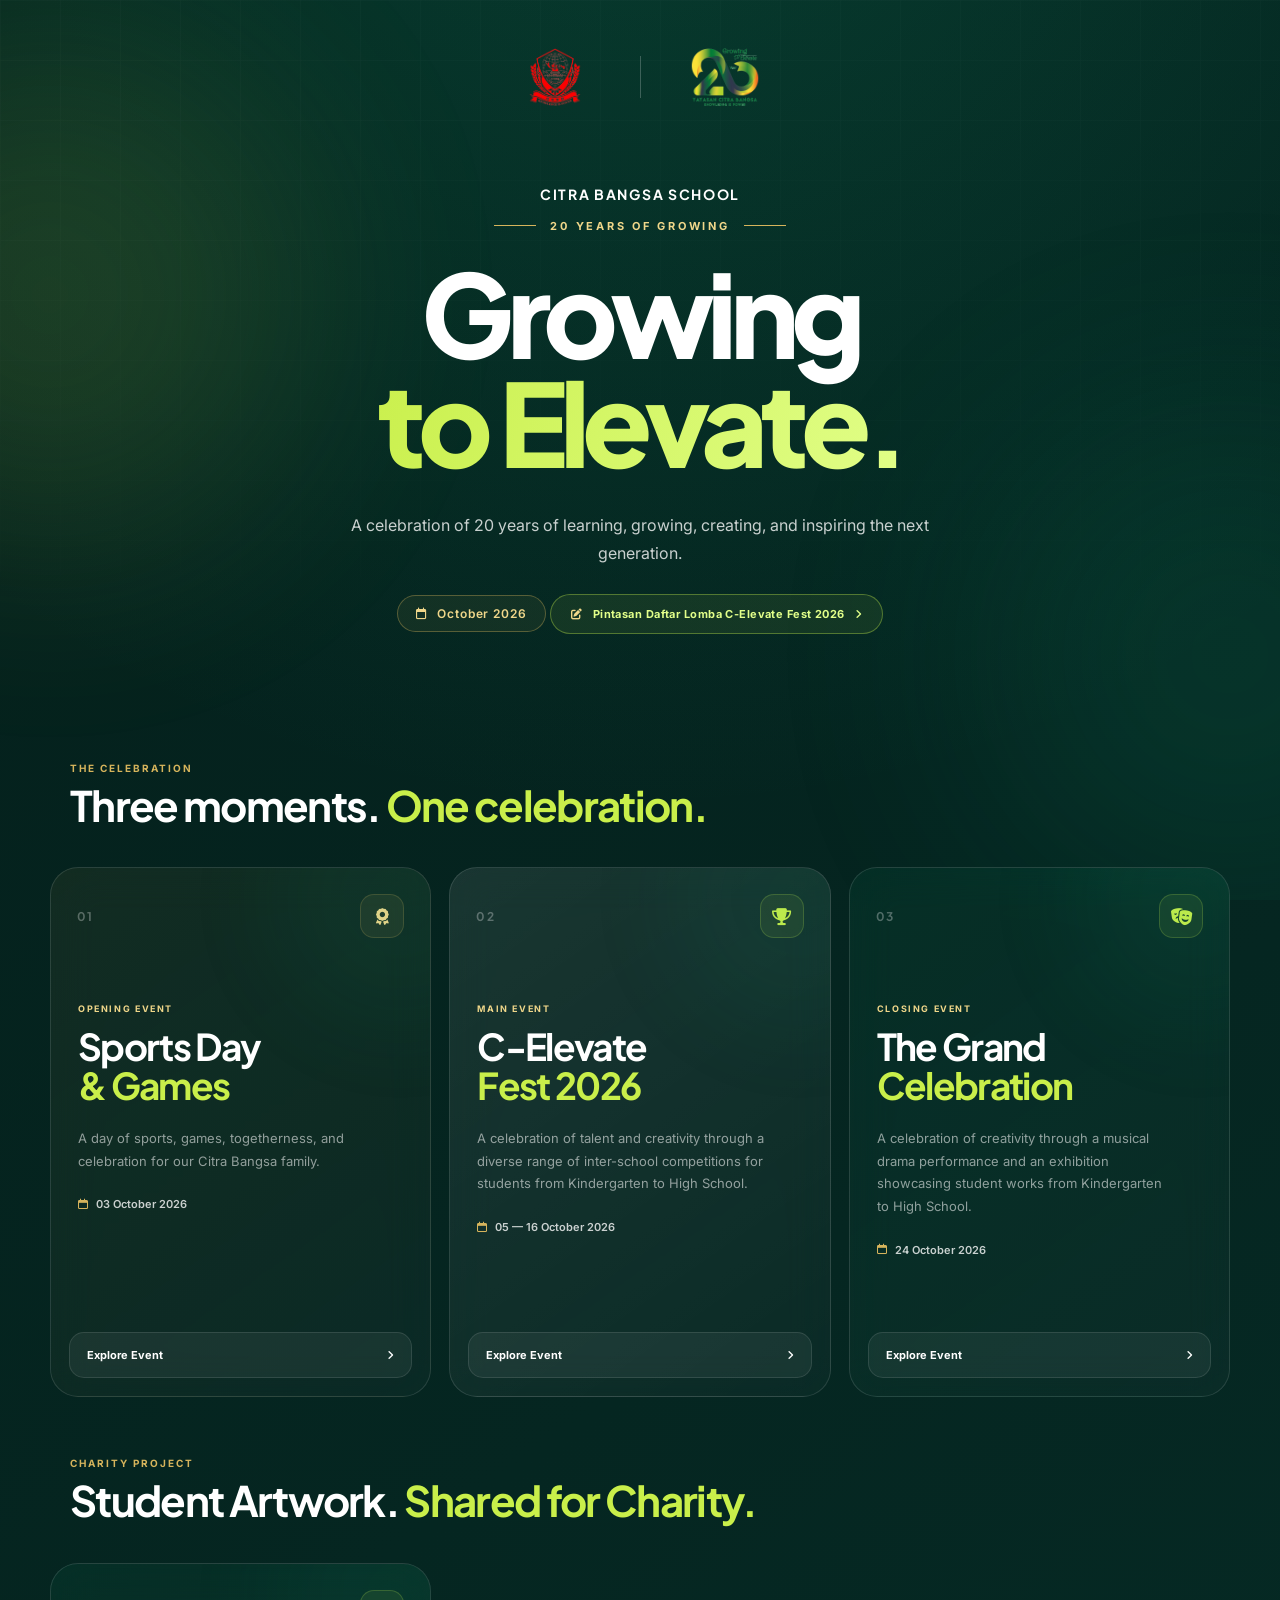
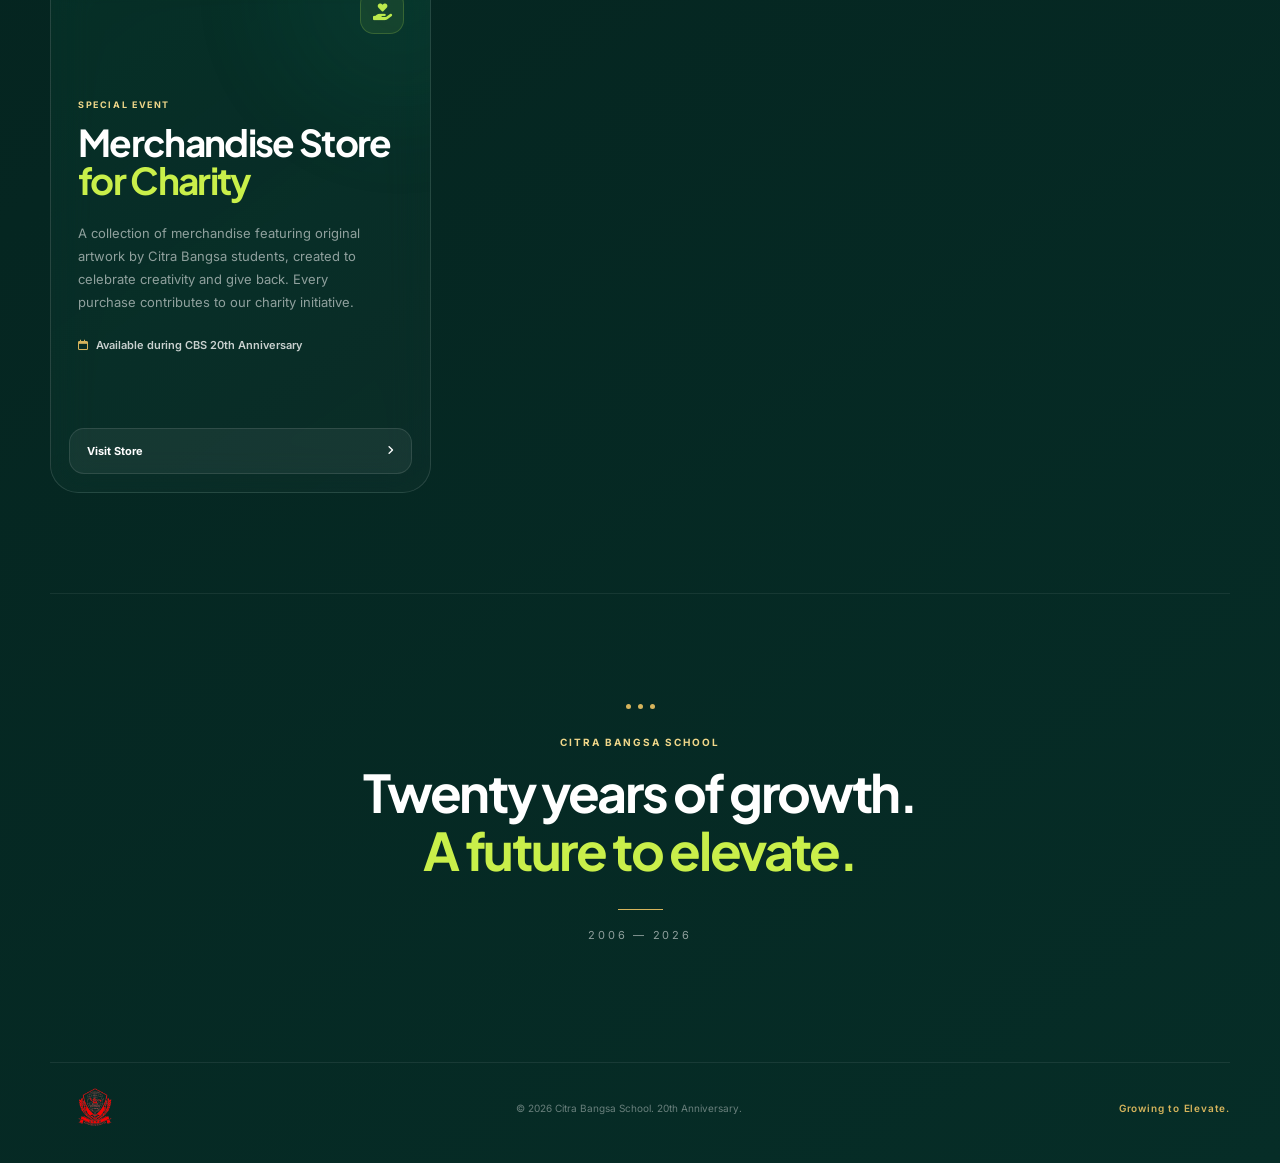
<file: index.html>
<!doctype html>
<html lang="id">
  <head>
    <meta charset="UTF-8" />
    <meta name="viewport" content="width=device-width, initial-scale=1.0" />

    <title>Citra Bangsa 20th Anniversary</title>
    <link rel="icon" type="image/jpeg" href="assets/logo 20 anniv cbs.jpeg" />

    <meta name="description" content="Citra Bangsa School 20th Anniversary — Growing to Elevate." />

    <!-- Google Fonts -->
    <link rel="preconnect" href="https://fonts.googleapis.com" />
    <link rel="preconnect" href="https://fonts.gstatic.com" crossorigin />
    <link href="https://fonts.googleapis.com/css2?family=Inter:wght@400;500;600;700&family=Plus+Jakarta+Sans:wght@400;500;600;700;800&display=swap" rel="stylesheet" />

    <!-- Font Awesome -->
    <link rel="stylesheet" href="https://cdnjs.cloudflare.com/ajax/libs/font-awesome/6.7.2/css/all.min.css" />

    <!-- Main CSS -->
    <link rel="stylesheet" href="style.css" />
  </head>

  <body>
    <!-- Background Effects -->
    <div class="background-effects">
      <div class="glow glow-one"></div>
      <div class="glow glow-two"></div>
      <div class="grid-overlay"></div>
    </div>

    <!-- MAIN -->
    <main class="main-container">
      <!-- BRAND -->
      <header class="brand-header reveal">
        <div class="brand-logos">
          <img src="assets/logo cbs.png" alt="Citra Bangsa School" class="logo-cbs" />

          <div class="brand-divider"></div>

          <img src="assets/logo 20 anniv cbs.jpeg" alt="Citra Bangsa 20th Anniversary" class="logo-anniversary" />
        </div>
      </header>

      <!-- HERO -->
      <section class="hero-section">
        <div class="hero-content reveal">
          <div class="hero-school">Citra Bangsa School</div>
          <div class="anniversary-label">
            <span class="label-line"></span>
            <span>20 YEARS OF GROWING</span>
            <span class="label-line"></span>
          </div>

          <h1>
            Growing
            <span>to Elevate.</span>
          </h1>

          <p class="hero-description">A celebration of 20 years of learning, growing, creating, and inspiring the next generation.</p>

          <div class="hero-date">
            <i class="fa-regular fa-calendar"></i>
            <span>October 2026</span>
          </div>
          <a href="/c-elevatefest2026/" class="quick-register-button">
            <i class="fa-solid fa-pen-to-square"></i>
            <span>Pintasan Daftar Lomba C-Elevate Fest 2026</span>
            <i class="fa-solid fa-angle-right"></i>
          </a>
        </div>
      </section>

      <!-- EVENTS -->
      <section class="events-section">
        <div class="section-heading reveal">
          <span class="section-number"></span>

          <div>
            <p class="section-eyebrow">THE CELEBRATION</p>

            <h2>
              Three moments.
              <span>One celebration.</span>
            </h2>
          </div>
        </div>

        <div class="events-grid">
          <!-- EVENT 01 -->
          <article class="event-card event-sports reveal">
            <div class="card-top">
              <div class="event-number">01</div>

              <div class="event-icon">
                <i class="fa-solid fa-award"></i>
              </div>
            </div>

            <div class="event-content">
              <p class="event-type">OPENING EVENT</p>

              <h3>
                Sports Day
                <br />
                <span>& Games</span>
              </h3>

              <p class="event-description">A day of sports, games, togetherness, and celebration for our Citra Bangsa family.</p>

              <div class="event-meta">
                <i class="fa-regular fa-calendar"></i>
                <span>03 October 2026</span>
              </div>
            </div>

            <a href="/sports-day-games/" class="event-button">
              <span>Explore Event</span>
              <i class="fa-solid fa-angle-right"></i>
            </a>
          </article>

          <!-- EVENT 02 -->
          <article class="event-card event-elevate reveal">
            <div class="card-top">
              <div class="event-number">02</div>

              <div class="event-icon">
                <i class="fa-solid fa-trophy"></i>
              </div>
            </div>

            <div class="event-content">
              <p class="event-type">MAIN EVENT</p>

              <h3>
                C-Elevate
                <br />
                <span>Fest 2026</span>
              </h3>

              <p class="event-description">A celebration of talent and creativity through a diverse range of inter-school competitions for students from Kindergarten to High School.</p>

              <div class="event-meta">
                <i class="fa-regular fa-calendar"></i>
                <span>05 — 16 October 2026</span>
              </div>
            </div>

            <a href="/c-elevatefest2026/" class="event-button">
              <span>Explore Event</span>
              <i class="fa-solid fa-angle-right"></i>
            </a>
          </article>

          <!-- EVENT 03 -->
          <article class="event-card event-closing reveal">
            <div class="card-top">
              <div class="event-number">03</div>

              <div class="event-icon">
                <i class="fa-solid fa-masks-theater"></i>
              </div>
            </div>

            <div class="event-content">
              <p class="event-type">CLOSING EVENT</p>

              <h3>
                The Grand
                <br />
                <span>Celebration</span>
              </h3>

              <p class="event-description">A celebration of creativity through a musical drama performance and an exhibition showcasing student works from Kindergarten to High School.</p>

              <div class="event-meta">
                <i class="fa-regular fa-calendar"></i>
                <span>24 October 2026</span>
              </div>
            </div>

            <a href="/closing/" class="event-button">
              <span>Explore Event</span>
              <i class="fa-solid fa-angle-right"></i>
            </a>
          </article>
        </div>
        <br />
        <br />
        <br />

        <div class="section-heading reveal">
          <span class="section-number"></span>

          <div>
            <p class="section-eyebrow">CHARITY PROJECT</p>

            <h2>
              Student Artwork.
              <span>Shared for Charity.</span>
            </h2>
          </div>
        </div>
        <div class="events-grid">
          <!-- EVENT 04 -->
          <article class="event-card event-closing reveal">
            <div class="card-top">
              <div class="event-number"></div>

              <div class="event-icon">
                <i class="fa-solid fa-hand-holding-heart"></i>
              </div>
            </div>

            <div class="event-content">
              <p class="event-type">SPECIAL EVENT</p>

              <h3>
                Merchandise Store
                <br />
                <span>for Charity</span>
              </h3>

              <p class="event-description">A collection of merchandise featuring original artwork by Citra Bangsa students, created to celebrate creativity and give back. Every purchase contributes to our charity initiative.</p>

              <div class="event-meta">
                <i class="fa-regular fa-calendar"></i>
                <span>Available during CBS 20th Anniversary</span>
              </div>
            </div>

            <a href="/CBS_Charity_Store/" class="event-button">
              <span>Visit Store</span>
              <i class="fa-solid fa-angle-right"></i>
            </a>
          </article>
        </div>
      </section>

      <!-- CLOSING MESSAGE -->
      <section class="closing-section reveal">
        <div class="closing-decoration">
          <span></span>
          <span></span>
          <span></span>
        </div>

        <p class="closing-small">Citra Bangsa School</p>

        <h2>
          Twenty years of growth.
          <br />
          <span>A future to elevate.</span>
        </h2>

        <div class="closing-line"></div>

        <p class="closing-year">2006 — 2026</p>
      </section>

      <!-- FOOTER -->
      <footer class="footer">
        <div class="footer-brand">
          <img src="assets/logo cbs.png" alt="Citra Bangsa School" />
        </div>

        <p>© 2026 Citra Bangsa School. 20th Anniversary.</p>

        <p class="footer-tagline">Growing to Elevate.</p>
      </footer>
    </main>

    <!-- Main JS -->
    <script src="script.js"></script>
  </body>
</html>
</file>
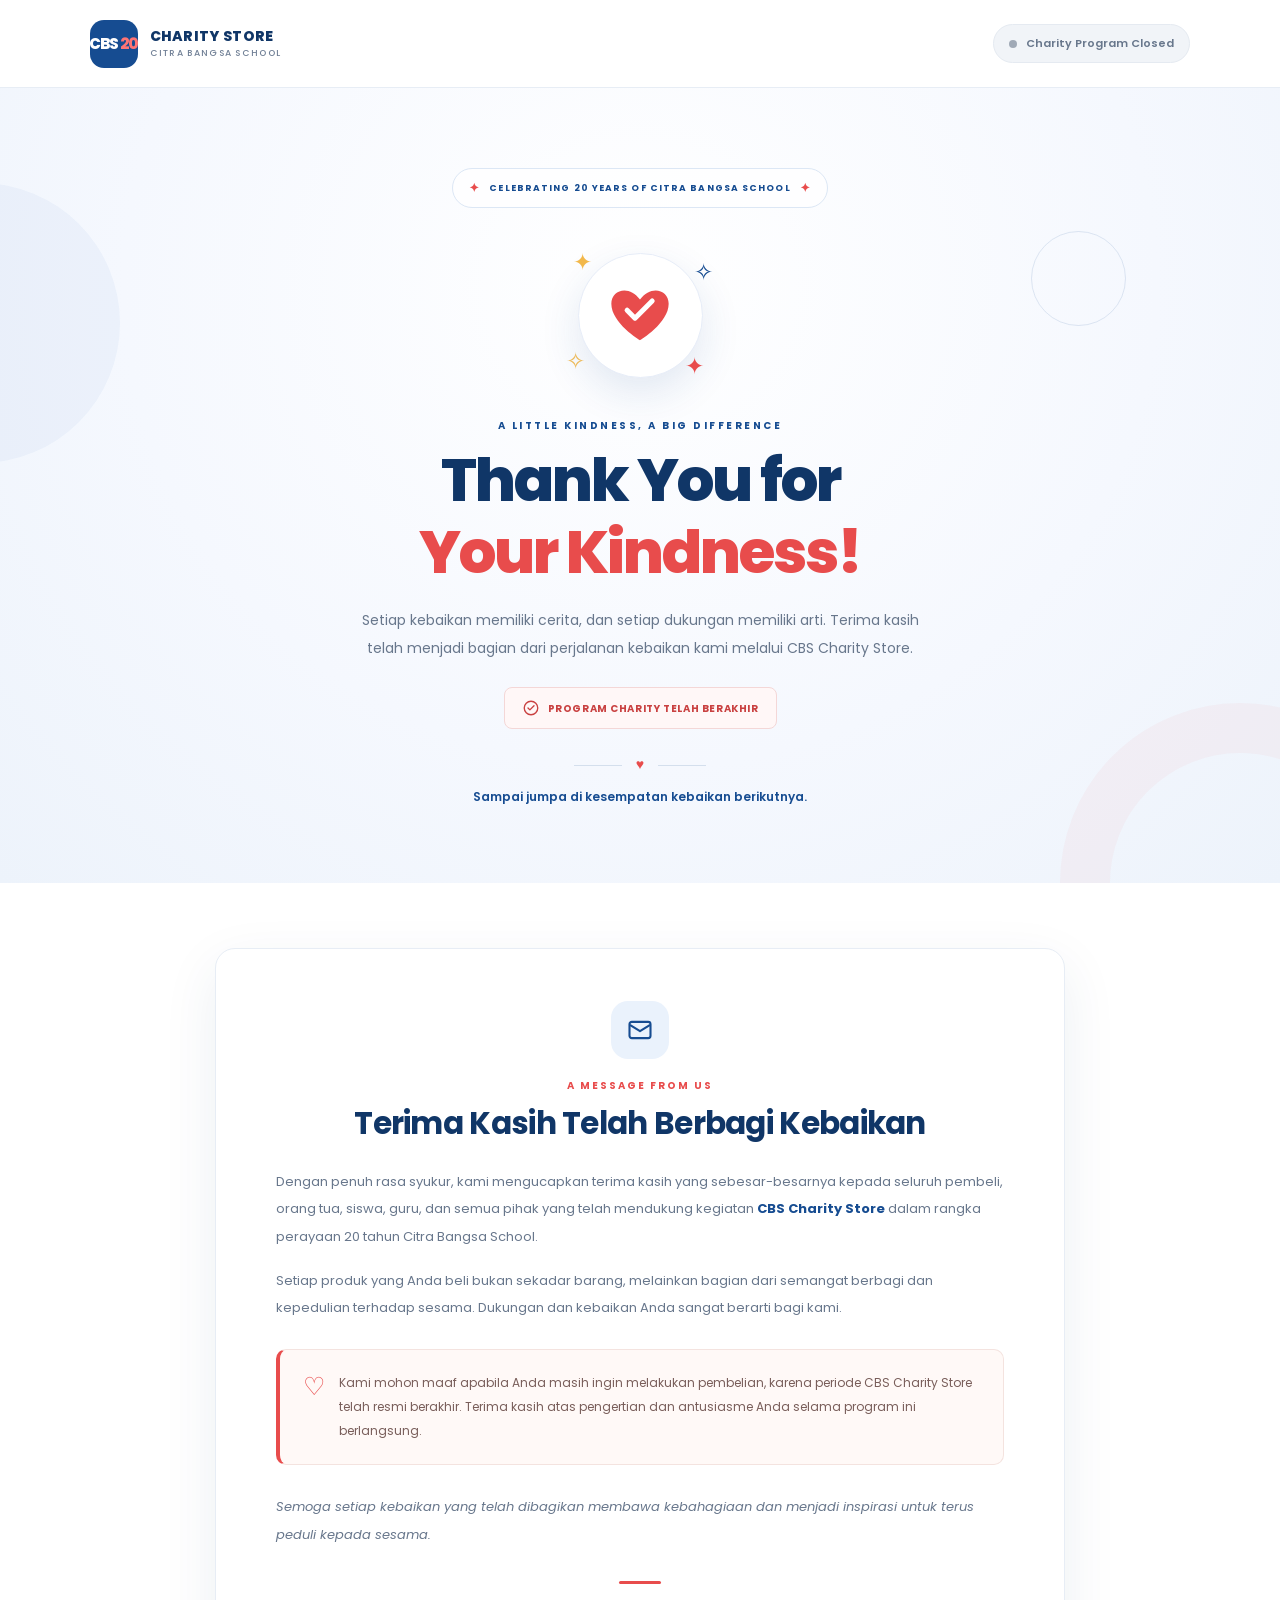
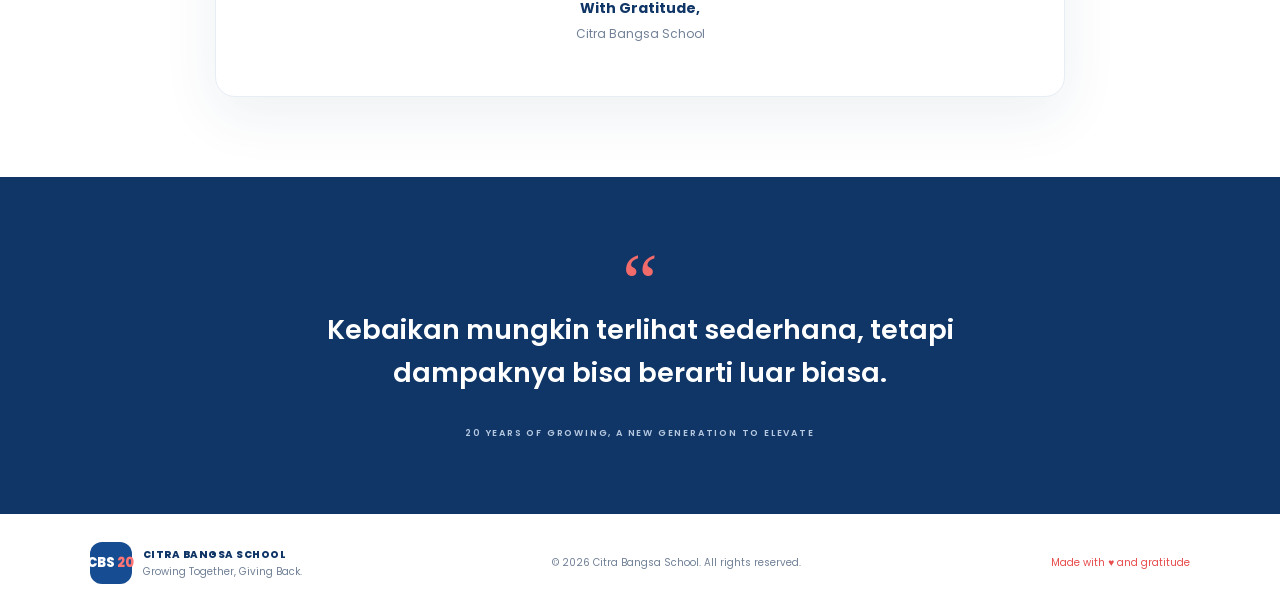
<file: CBS_Charity_Store/index.html>
<!DOCTYPE html>
<html lang="id">
<head>
  <meta charset="UTF-8">
  <meta name="viewport" content="width=device-width, initial-scale=1.0">

  <title>Thank You | CBS Charity Store</title>
  <meta name="description" content="Terima kasih atas dukungan dan kebaikan Anda dalam kegiatan CBS Charity Store memperingati 20 tahun Citra Bangsa School.">

  <meta name="theme-color" content="#f7f9fc">

  <link rel="preconnect" href="https://fonts.googleapis.com">
  <link rel="preconnect" href="https://fonts.gstatic.com" crossorigin>
  <link href="https://fonts.googleapis.com/css2?family=Poppins:wght@400;500;600;700;800&display=swap" rel="stylesheet">

  <link rel="stylesheet" href="assets/css/style.css">
</head>

<body>

  <header class="navbar">
    <a href="#" class="brand" aria-label="CBS Charity Store">
      <div class="brand-icon">CBS<span>20</span></div>
      <div class="brand-text">
        <strong>CHARITY STORE</strong>
        <small>CITRA BANGSA SCHOOL</small>
      </div>
    </a>

    <div class="nav-status">
      <span class="status-dot"></span>
      Charity Program Closed
    </div>
  </header>

  <main>
    <section class="hero">

      <div class="decoration decoration-one"></div>
      <div class="decoration decoration-two"></div>
      <div class="decoration decoration-three"></div>

      <div class="hero-content">

        <div class="anniversary-label">
          <span class="label-star">✦</span>
          CELEBRATING 20 YEARS OF CITRA BANGSA SCHOOL
          <span class="label-star">✦</span>
        </div>

        <div class="thankyou-illustration" aria-hidden="true">
          <div class="illustration-circle">
            <svg viewBox="0 0 120 120" fill="none"
              xmlns="http://www.w3.org/2000/svg">
              <path d="M60 94S20 70 20 43C20 23 45 16 60 37C75 16 100 23 100 43C100 70 60 94 60 94Z"
                fill="#E84C4C"/>
              <path d="M42 52L53 63L77 39"
                stroke="white" stroke-width="7"
                stroke-linecap="round" stroke-linejoin="round"/>
            </svg>
          </div>
          <span class="sparkle sparkle-one">✦</span>
          <span class="sparkle sparkle-two">✧</span>
          <span class="sparkle sparkle-three">✦</span>
          <span class="sparkle sparkle-four">✧</span>
        </div>

        <p class="eyebrow">A LITTLE KINDNESS, A BIG DIFFERENCE</p>

        <h1>
          Thank You for
          <span>Your Kindness!</span>
        </h1>

        <p class="hero-description">
          Setiap kebaikan memiliki cerita, dan setiap dukungan
          memiliki arti. Terima kasih telah menjadi bagian dari
          perjalanan kebaikan kami melalui CBS Charity Store.
        </p>

        <div class="closed-badge">
          <svg viewBox="0 0 24 24" fill="none"
            xmlns="http://www.w3.org/2000/svg">
            <circle cx="12" cy="12" r="9"
              stroke="currentColor" stroke-width="1.8"/>
            <path d="M8 12L10.5 14.5L16 9"
              stroke="currentColor" stroke-width="1.8"
              stroke-linecap="round" stroke-linejoin="round"/>
          </svg>
          PROGRAM CHARITY TELAH BERAKHIR
        </div>

        <div class="hero-divider">
          <span></span>
          <span class="divider-heart">♥</span>
          <span></span>
        </div>

        <p class="closing-note">
          Sampai jumpa di kesempatan kebaikan berikutnya.
        </p>

      </div>
    </section>

    <section class="message-section">
      <div class="message-card">

        <div class="message-icon">
          <svg viewBox="0 0 24 24" fill="none"
            xmlns="http://www.w3.org/2000/svg">
            <path d="M20 8L12 13L4 8"
              stroke="currentColor" stroke-width="1.8"
              stroke-linecap="round" stroke-linejoin="round"/>
            <rect x="3" y="5" width="18" height="14" rx="2"
              stroke="currentColor" stroke-width="1.8"/>
          </svg>
        </div>

        <p class="section-eyebrow">A MESSAGE FROM US</p>

        <h2>Terima Kasih Telah Berbagi Kebaikan</h2>

        <p>
          Dengan penuh rasa syukur, kami mengucapkan terima kasih
          yang sebesar-besarnya kepada seluruh pembeli, orang tua,
          siswa, guru, dan semua pihak yang telah mendukung
          kegiatan <strong>CBS Charity Store</strong> dalam rangka
          perayaan 20 tahun Citra Bangsa School.
        </p>

        <p>
          Setiap produk yang Anda beli bukan sekadar barang,
          melainkan bagian dari semangat berbagi dan kepedulian
          terhadap sesama. Dukungan dan kebaikan Anda sangat berarti
          bagi kami.
        </p>

        <div class="apology-box">
          <span class="apology-icon">♡</span>
          <p>
            Kami mohon maaf apabila Anda masih ingin melakukan
            pembelian, karena periode CBS Charity Store telah resmi
            berakhir. Terima kasih atas pengertian dan antusiasme
            Anda selama program ini berlangsung.
          </p>
        </div>

        <p class="message-signoff">
          Semoga setiap kebaikan yang telah dibagikan membawa
          kebahagiaan dan menjadi inspirasi untuk terus peduli
          kepada sesama.
        </p>

        <div class="signature">
          <span class="signature-line"></span>
          <strong>With Gratitude,</strong>
          <span>Citra Bangsa School</span>
        </div>

      </div>
    </section>

    <section class="quote-section">
      <div class="quote-mark">“</div>
      <p>
        Kebaikan mungkin terlihat sederhana,
        tetapi dampaknya bisa berarti luar biasa.
      </p>
      <span>20 YEARS OF GROWING, A NEW GENERATION TO ELEVATE</span>
    </section>
  </main>

  <footer class="footer">
    <div class="footer-brand">
      <div class="footer-logo">CBS<span>20</span></div>
      <div>
        <strong>CITRA BANGSA SCHOOL</strong>
        <p>Growing Together, Giving Back.</p>
      </div>
    </div>

    <div class="footer-divider"></div>

    <p class="copyright">
      © 2026 Citra Bangsa School. All rights reserved.
    </p>

    <p class="footer-thanks">Made with ♥ and gratitude</p>
  </footer>

</body>
</html>
</file>
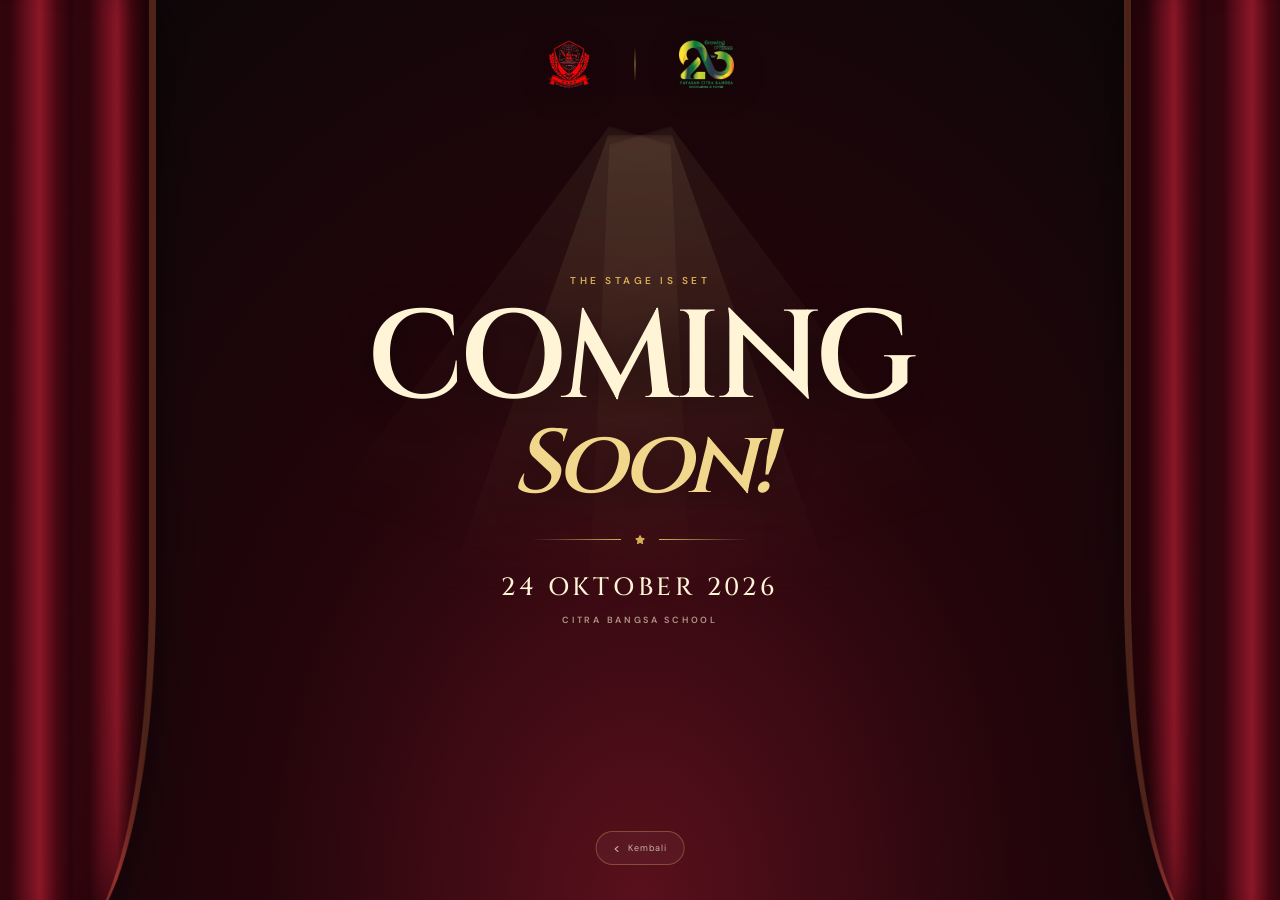
<file: closing/index.html>
<!doctype html>
<html lang="id">
  <head>
    <meta charset="UTF-8" />

    <meta name="viewport" content="width=device-width, initial-scale=1.0" />

    <title>Coming Soon — Citra Bangsa 20th Anniversary</title>
    <link rel="icon" type="image/jpeg" href="assets/logo 20 anniv cbs.jpeg" />

    <meta name="description" content="24 Oktober 2026 — Citra Bangsa School" />

    <!-- Fonts -->
    <link rel="preconnect" href="https://fonts.googleapis.com" />
    <link rel="preconnect" href="https://fonts.gstatic.com" crossorigin />

    <link href="https://fonts.googleapis.com/css2?family=Cinzel:wght@400;500;600;700&family=DM+Sans:wght@400;500;600&display=swap" rel="stylesheet" />

    <link rel="stylesheet" href="https://cdnjs.cloudflare.com/ajax/libs/font-awesome/6.7.2/css/all.min.css" />

    <link rel="stylesheet" href="style.css" />
  </head>

  <body>
    <!-- =====================================================
         THEATRE BACKGROUND
         ===================================================== -->

    <div class="theatre-background">
      <div class="curtain curtain-left"></div>
      <div class="curtain curtain-right"></div>

      <div class="stage-light light-one"></div>
      <div class="stage-light light-two"></div>
      <div class="stage-light light-three"></div>
    </div>

    <!-- =====================================================
         MAIN
         ===================================================== -->

    <main class="coming-soon">
      <!-- Logos -->

      <div class="logos">
        <img src="assets/logo cbs.png" alt="Citra Bangsa School" class="logo-school" />

        <span class="logo-divider"></span>

        <img src="assets/logo 20 anniv cbs.jpeg" alt="Citra Bangsa 20th Anniversary" class="logo-anniversary" />
      </div>

      <!-- Main Content -->

      <section class="content">
        <div class="small-label">THE STAGE IS SET</div>

        <h1>
          Coming
          <span>Soon!</span>
        </h1>

        <div class="ornament">
          <span></span>

          <i class="fa-solid fa-star"></i>

          <span></span>
        </div>

        <div class="date">24 OKTOBER 2026</div>

        <div class="school">CITRA BANGSA SCHOOL</div>
      </section>

      <!-- Back -->

      <a href="../" class="back-button">
        <i class="fa-solid fa-angle-left"></i>
        Kembali
      </a>
    </main>

    <!-- =====================================================
         SCRIPT
         ===================================================== -->

    <script src="script.js"></script>
  </body>
</html>
</file>
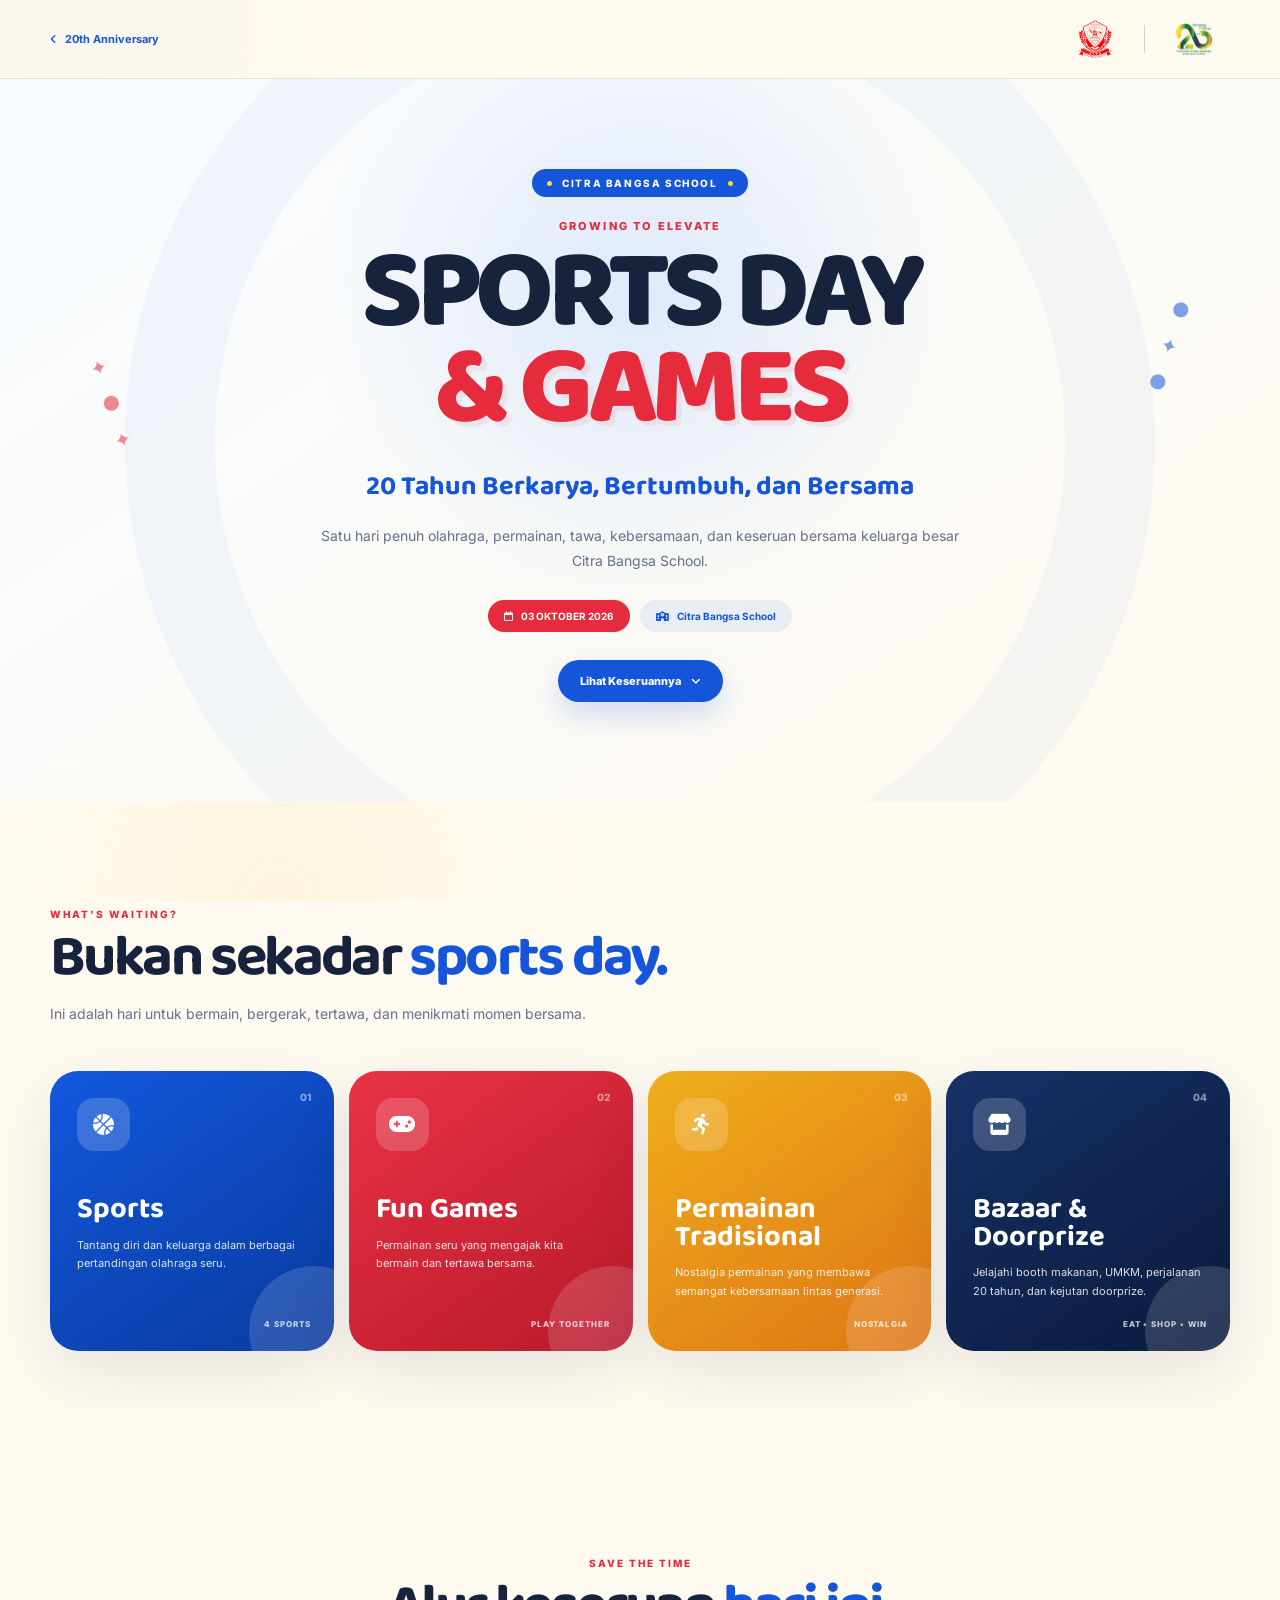
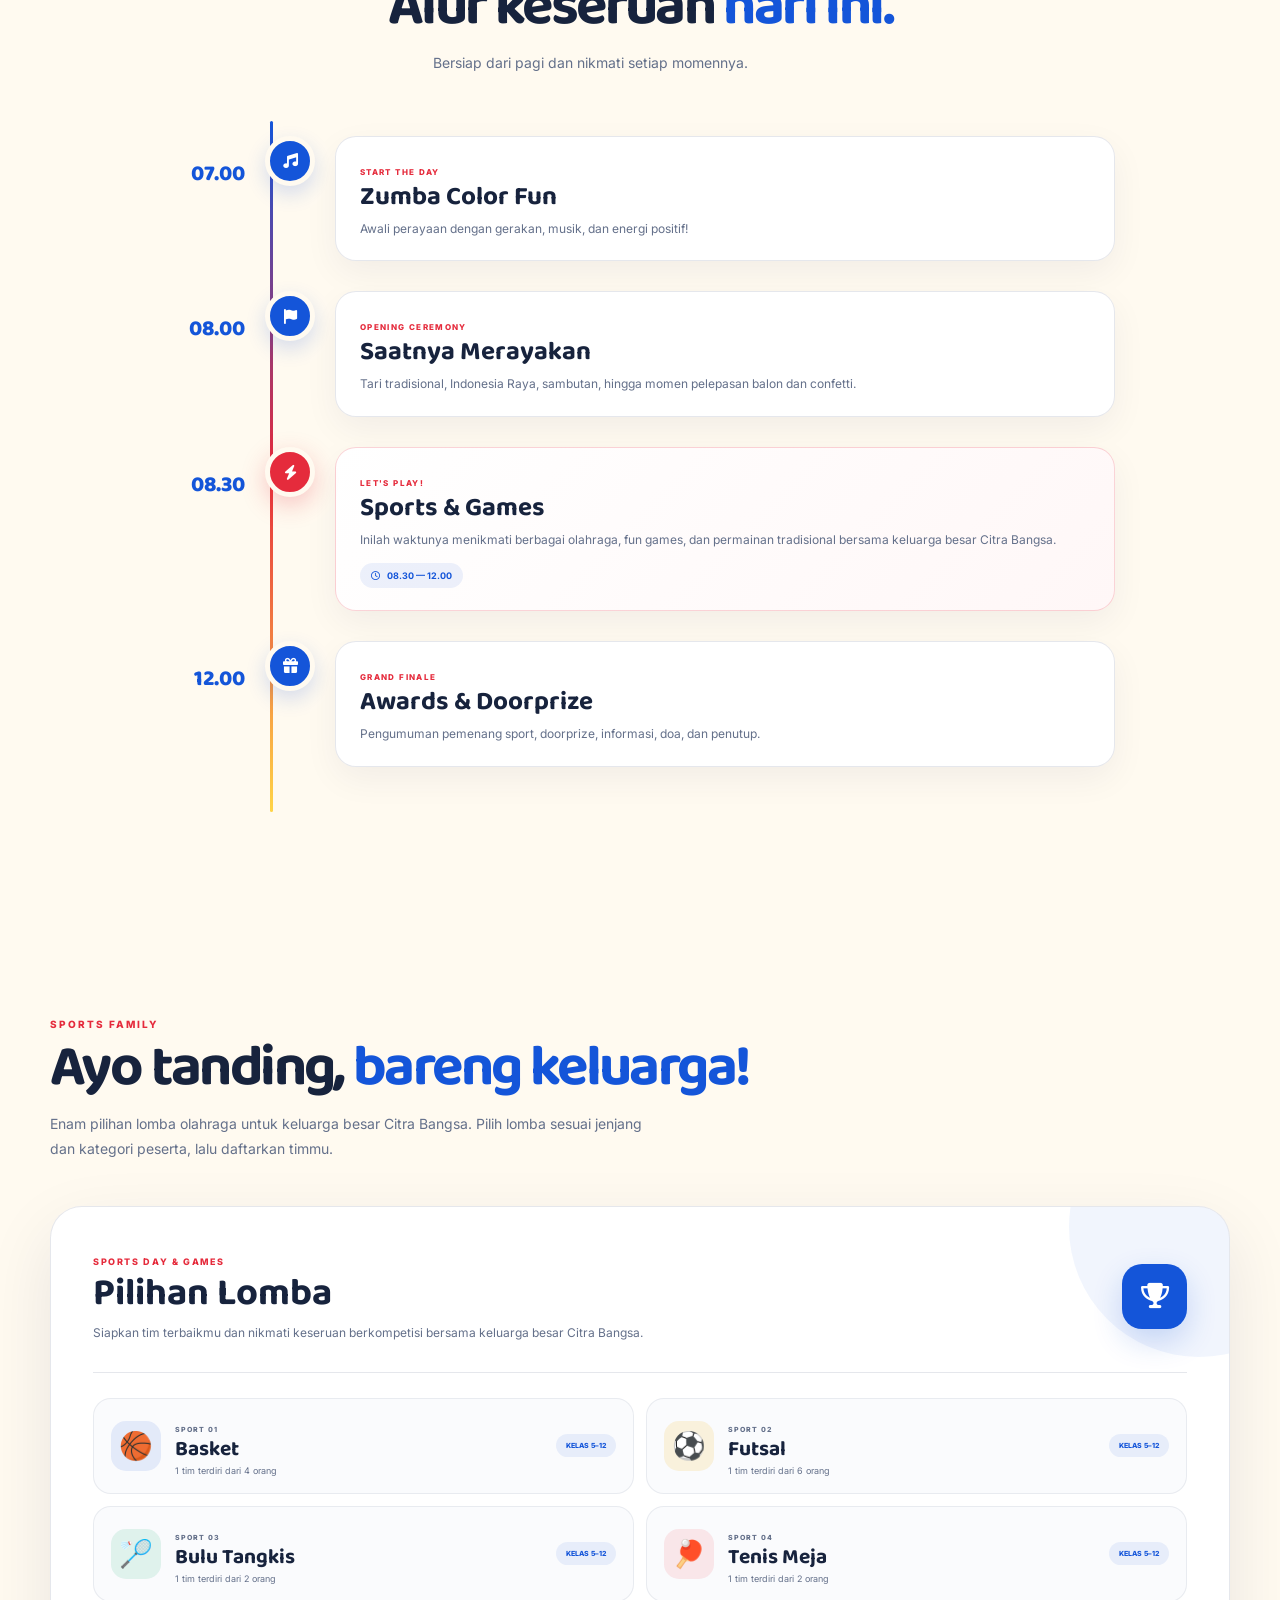
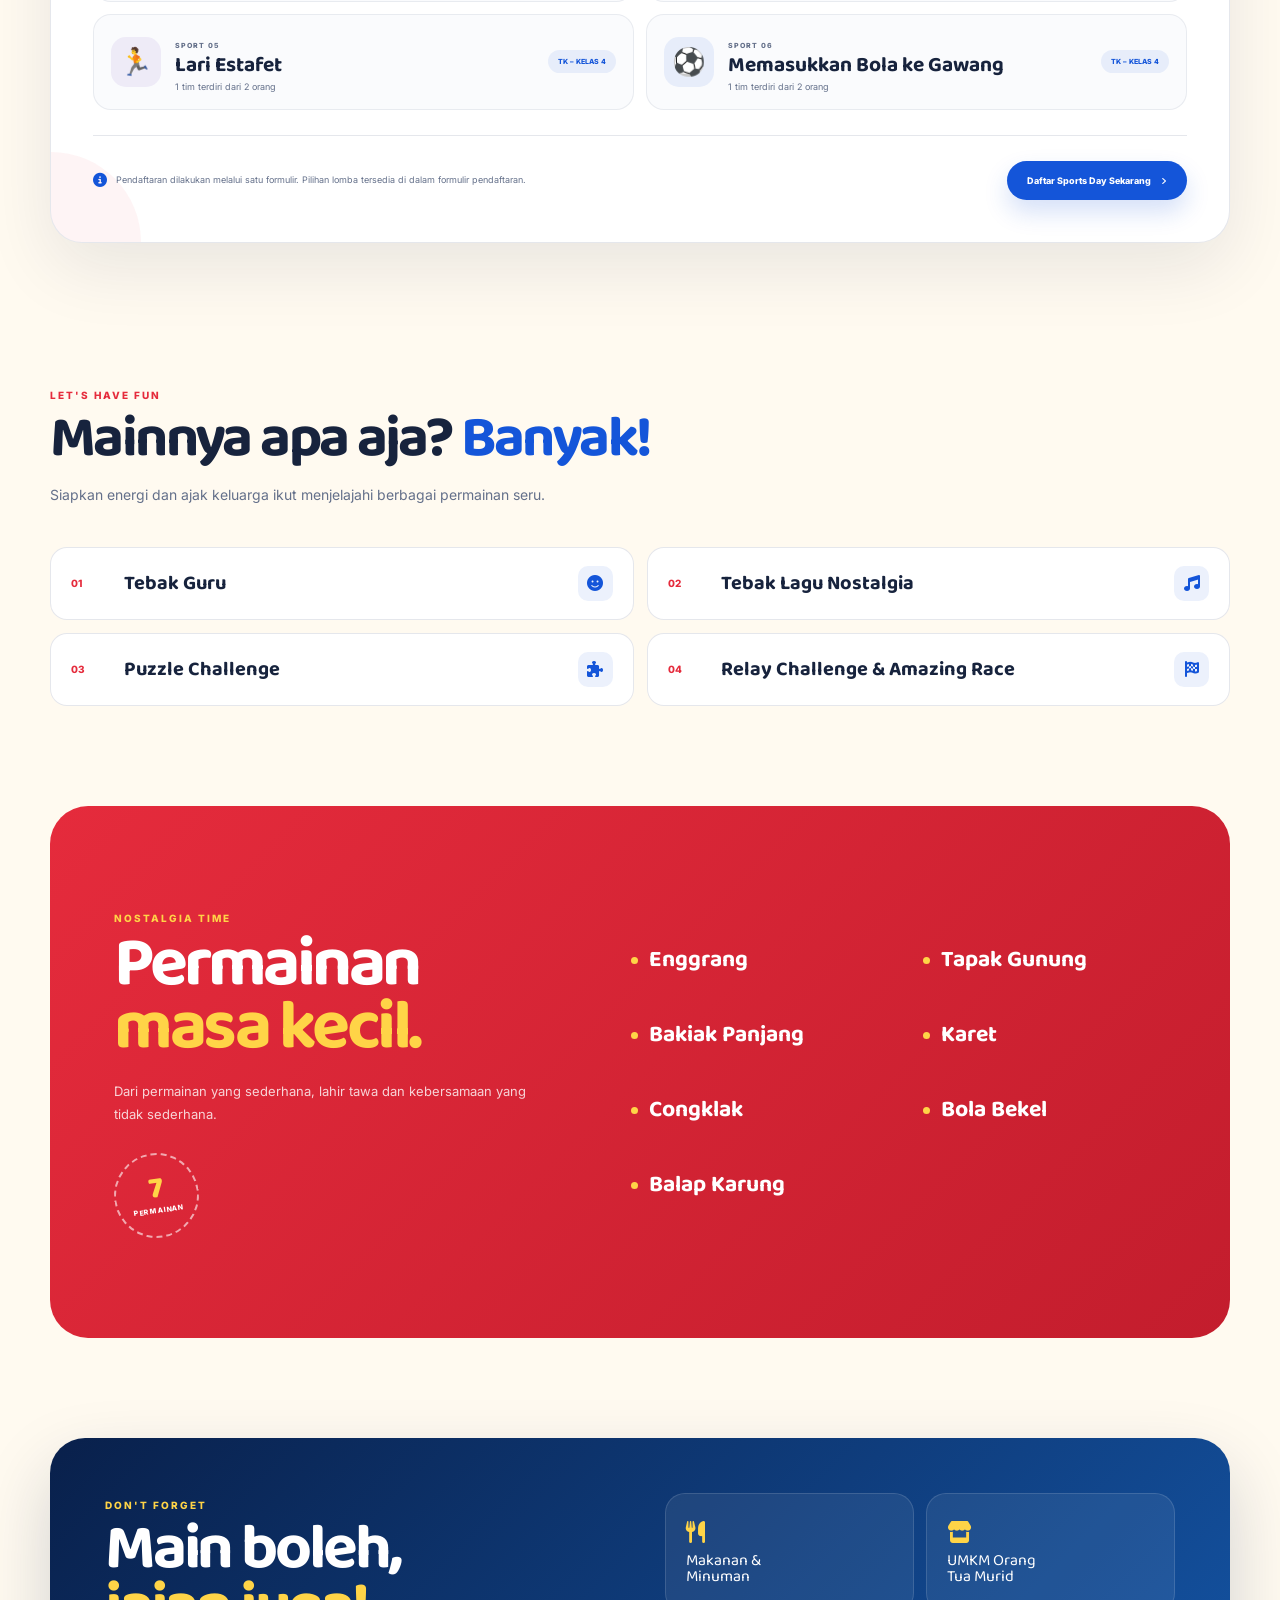
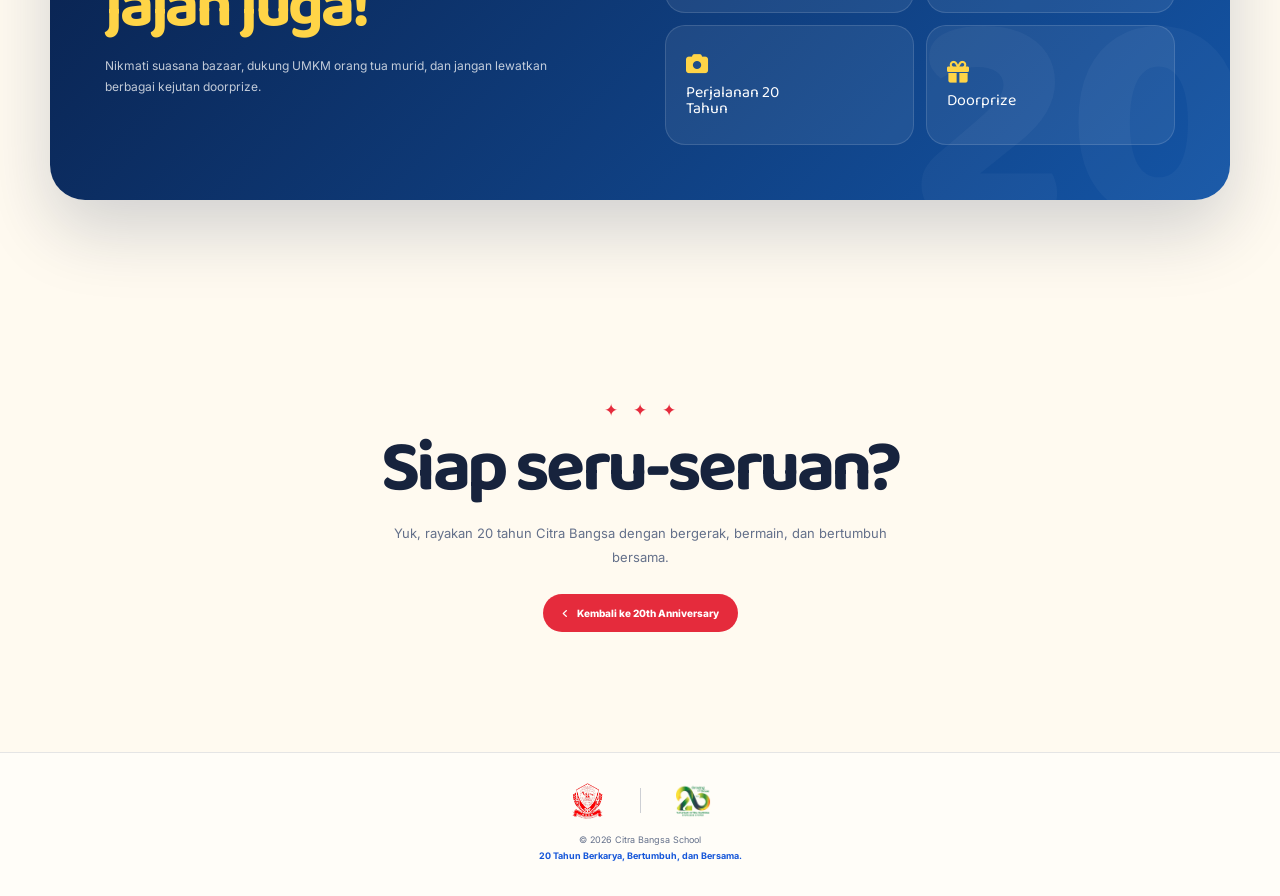
<file: sports-day-games/index.html>
<!doctype html>
<html lang="id">
  <head>
    <meta charset="UTF-8" />
    <meta name="viewport" content="width=device-width, initial-scale=1.0" />

    <title>Sports Day & Games — Citra Bangsa School</title>
    <link rel="icon" type="image/jpeg" href="assets/logo 20 anniv cbs.jpeg" />

    <meta name="description" content="Sports Day & Games — Perayaan 20 Tahun Citra Bangsa School. 20 Tahun Berkarya, Bertumbuh, dan Bersama." />

    <!-- Fonts -->
    <link rel="preconnect" href="https://fonts.googleapis.com" />
    <link rel="preconnect" href="https://fonts.gstatic.com" crossorigin />

    <link href="https://fonts.googleapis.com/css2?family=Baloo+2:wght@400;500;600;700;800&family=Inter:wght@400;500;600;700;800&display=swap" rel="stylesheet" />

    <!-- Font Awesome -->
    <link rel="stylesheet" href="https://cdnjs.cloudflare.com/ajax/libs/font-awesome/6.7.2/css/all.min.css" />

    <link rel="stylesheet" href="style.css" />
  </head>

  <body>
    <!-- Decorative Background -->
    <div class="bg-shapes">
      <div class="shape shape-blue"></div>
      <div class="shape shape-red"></div>
      <div class="shape shape-yellow"></div>
    </div>

    <!-- =====================================================
         HEADER
         ===================================================== -->

    <header class="site-header">
      <div class="header-inner">
        <a href="../" class="back-home">
          <i class="fa-solid fa-angle-left"></i>
          <span>20th Anniversary</span>
        </a>

        <div class="header-logos">
          <img src="assets/logo cbs.png" alt="Citra Bangsa School" />

          <span></span>

          <img src="assets/logo 20 anniv cbs.jpeg" alt="Citra Bangsa 20th Anniversary" />
        </div>
      </div>
    </header>

    <!-- =====================================================
         HERO
         ===================================================== -->

    <main>
      <section class="hero">
        <div class="hero-decoration decoration-left">
          <span>✦</span>
          <span>●</span>
          <span>✦</span>
        </div>

        <div class="hero-decoration decoration-right">
          <span>●</span>
          <span>✦</span>
          <span>●</span>
        </div>

        <div class="hero-content">
          <div class="hero-label">
            <span></span>
            CITRA BANGSA SCHOOL
            <span></span>
          </div>

          <p class="hero-school">GROWING TO ELEVATE</p>

          <h1>
            SPORTS DAY
            <span>& GAMES</span>
          </h1>

          <p class="hero-theme">20 Tahun Berkarya, Bertumbuh, dan Bersama</p>

          <p class="hero-description">Satu hari penuh olahraga, permainan, tawa, kebersamaan, dan keseruan bersama keluarga besar Citra Bangsa School.</p>

          <div class="hero-info">
            <div class="hero-date">
              <i class="fa-regular fa-calendar"></i>
              <strong>03 OKTOBER 2026</strong>
            </div>

            <div class="hero-location">
              <i class="fa-solid fa-school"></i>
              Citra Bangsa School
            </div>
          </div>

          <a href="#kegiatan" class="hero-button">
            Lihat Keseruannya
            <i class="fa-solid fa-angle-down"></i>
          </a>
        </div>
      </section>

      <!-- =====================================================
             INTRO
             ===================================================== -->

      <section class="intro section" id="kegiatan">
        <div class="section-title">
          <div class="section-kicker">WHAT'S WAITING?</div>

          <h2>
            Bukan sekadar
            <span>sports day.</span>
          </h2>

          <p>Ini adalah hari untuk bermain, bergerak, tertawa, dan menikmati momen bersama.</p>
        </div>

        <div class="activity-grid">
          <article class="activity-card activity-sport">
            <div class="activity-number">01</div>

            <div class="activity-icon">
              <i class="fa-solid fa-basketball"></i>
            </div>

            <h3>Sports</h3>

            <p>Tantang diri dan keluarga dalam berbagai pertandingan olahraga seru.</p>

            <span class="activity-tag"> 4 SPORTS </span>
          </article>

          <article class="activity-card activity-games">
            <div class="activity-number">02</div>

            <div class="activity-icon">
              <i class="fa-solid fa-gamepad"></i>
            </div>

            <h3>Fun Games</h3>

            <p>Permainan seru yang mengajak kita bermain dan tertawa bersama.</p>

            <span class="activity-tag"> PLAY TOGETHER </span>
          </article>

          <article class="activity-card activity-traditional">
            <div class="activity-number">03</div>

            <div class="activity-icon">
              <i class="fa-solid fa-person-running"></i>
            </div>

            <h3>Permainan Tradisional</h3>

            <p>Nostalgia permainan yang membawa semangat kebersamaan lintas generasi.</p>

            <span class="activity-tag"> NOSTALGIA </span>
          </article>

          <article class="activity-card activity-bazaar">
            <div class="activity-number">04</div>

            <div class="activity-icon">
              <i class="fa-solid fa-store"></i>
            </div>

            <h3>Bazaar & Doorprize</h3>

            <p>Jelajahi booth makanan, UMKM, perjalanan 20 tahun, dan kejutan doorprize.</p>

            <span class="activity-tag"> EAT • SHOP • WIN </span>
          </article>
        </div>
      </section>

      <!-- =====================================================
             TIMELINE
             ===================================================== -->

      <section class="schedule section">
        <div class="section-title centered">
          <div class="section-kicker">SAVE THE TIME</div>

          <h2>
            Alur keseruan
            <span>hari ini.</span>
          </h2>

          <p>Bersiap dari pagi dan nikmati setiap momennya.</p>
        </div>

        <div class="timeline">
          <!-- 07 -->
          <div class="timeline-item">
            <div class="timeline-time">07.00</div>

            <div class="timeline-dot">
              <i class="fa-solid fa-music"></i>
            </div>

            <div class="timeline-card">
              <span class="timeline-label"> START THE DAY </span>

              <h3>Zumba Color Fun</h3>

              <p>Awali perayaan dengan gerakan, musik, dan energi positif!</p>
            </div>
          </div>

          <!-- 08 -->
          <div class="timeline-item">
            <div class="timeline-time">08.00</div>

            <div class="timeline-dot">
              <i class="fa-solid fa-flag"></i>
            </div>

            <div class="timeline-card">
              <span class="timeline-label"> OPENING CEREMONY </span>

              <h3>Saatnya Merayakan</h3>

              <p>Tari tradisional, Indonesia Raya, sambutan, hingga momen pelepasan balon dan confetti.</p>
            </div>
          </div>

          <!-- 08.30 -->
          <div class="timeline-item featured">
            <div class="timeline-time">08.30</div>

            <div class="timeline-dot">
              <i class="fa-solid fa-bolt"></i>
            </div>

            <div class="timeline-card">
              <span class="timeline-label"> LET'S PLAY! </span>

              <h3>Sports & Games</h3>

              <p>Inilah waktunya menikmati berbagai olahraga, fun games, dan permainan tradisional bersama keluarga besar Citra Bangsa.</p>

              <div class="timeline-duration">
                <i class="fa-regular fa-clock"></i>
                08.30 — 12.00
              </div>
            </div>
          </div>

          <!-- 12 -->
          <div class="timeline-item">
            <div class="timeline-time">12.00</div>

            <div class="timeline-dot">
              <i class="fa-solid fa-gift"></i>
            </div>

            <div class="timeline-card">
              <span class="timeline-label"> GRAND FINALE </span>

              <h3>Awards & Doorprize</h3>

              <p>Pengumuman pemenang sport, doorprize, informasi, doa, dan penutup.</p>
            </div>
          </div>
        </div>
      </section>

      <!-- =====================================================
     SPORTS
     ===================================================== -->

      <section class="sports section" id="sports">
        <div class="section-title">
          <div class="section-kicker">SPORTS FAMILY</div>

          <h2>
            Ayo tanding,
            <span>bareng keluarga!</span>
          </h2>

          <p>Enam pilihan lomba olahraga untuk keluarga besar Citra Bangsa. Pilih lomba sesuai jenjang dan kategori peserta, lalu daftarkan timmu.</p>
        </div>

        <div class="sports-registration-card">
          <div class="sports-card-header">
            <div>
              <span class="sports-card-label">SPORTS DAY & GAMES</span>

              <h3>Pilihan Lomba</h3>

              <p>Siapkan tim terbaikmu dan nikmati keseruan berkompetisi bersama keluarga besar Citra Bangsa.</p>
            </div>

            <div class="sports-card-icon">
              <i class="fa-solid fa-trophy"></i>
            </div>
          </div>

          <div class="sports-list">
            <!-- 01 -->
            <div class="sports-list-item">
              <div class="sports-list-icon sport-icon-basket">🏀</div>

              <div class="sports-list-info">
                <span>SPORT 01</span>
                <h4>Basket</h4>
                <p>1 tim terdiri dari 4 orang</p>
              </div>

              <div class="sports-list-category">KELAS 5–12</div>
            </div>

            <!-- 02 -->
            <div class="sports-list-item">
              <div class="sports-list-icon sport-icon-futsal">⚽</div>

              <div class="sports-list-info">
                <span>SPORT 02</span>
                <h4>Futsal</h4>
                <p>1 tim terdiri dari 6 orang</p>
              </div>

              <div class="sports-list-category">KELAS 5–12</div>
            </div>

            <!-- 03 -->
            <div class="sports-list-item">
              <div class="sports-list-icon sport-icon-badminton">🏸</div>

              <div class="sports-list-info">
                <span>SPORT 03</span>
                <h4>Bulu Tangkis</h4>
                <p>1 tim terdiri dari 2 orang</p>
              </div>

              <div class="sports-list-category">KELAS 5–12</div>
            </div>

            <!-- 04 -->
            <div class="sports-list-item">
              <div class="sports-list-icon sport-icon-table">🏓</div>

              <div class="sports-list-info">
                <span>SPORT 04</span>
                <h4>Tenis Meja</h4>
                <p>1 tim terdiri dari 2 orang</p>
              </div>

              <div class="sports-list-category">KELAS 5–12</div>
            </div>

            <!-- 05 -->
            <div class="sports-list-item">
              <div class="sports-list-icon sport-icon-run">🏃</div>

              <div class="sports-list-info">
                <span>SPORT 05</span>
                <h4>Lari Estafet</h4>
                <p>1 tim terdiri dari 2 orang</p>
              </div>

              <div class="sports-list-category">TK – KELAS 4</div>
            </div>

            <!-- 06 -->
            <div class="sports-list-item">
              <div class="sports-list-icon sport-icon-goal">⚽</div>

              <div class="sports-list-info">
                <span>SPORT 06</span>
                <h4>Memasukkan Bola ke Gawang</h4>
                <p>1 tim terdiri dari 2 orang</p>
              </div>

              <div class="sports-list-category">TK – KELAS 4</div>
            </div>
          </div>

          <div class="sports-registration-footer">
            <div class="registration-note">
              <i class="fa-solid fa-circle-info"></i>

              <span> Pendaftaran dilakukan melalui satu formulir. Pilihan lomba tersedia di dalam formulir pendaftaran. </span>
            </div>

            <a href="https://forms.gle/Ted8ZrcXKT2WzvNH9" class="sports-register-button" target="_blank" rel="noopener noreferrer">
              <span>Daftar Sports Day Sekarang</span>
              <i class="fa-solid fa-angle-right"></i>
            </a>
          </div>
        </div>
      </section>

      <!-- =====================================================
             FUN GAMES
             ===================================================== -->

      <section class="games section">
        <div class="games-heading">
          <div class="section-title">
            <div class="section-kicker">LET'S HAVE FUN</div>

            <h2>
              Mainnya apa aja?
              <span>Banyak!</span>
            </h2>
            <p>Siapkan energi dan ajak keluarga ikut menjelajahi berbagai permainan seru.</p>
          </div>
        </div>

        <div class="game-list">
          <div class="game-item">
            <span>01</span>
            <strong>Tebak Guru</strong>
            <i class="fa-solid fa-face-smile"></i>
          </div>

          <div class="game-item">
            <span>02</span>
            <strong>Tebak Lagu Nostalgia</strong>
            <i class="fa-solid fa-music"></i>
          </div>

          <div class="game-item">
            <span>03</span>
            <strong>Puzzle Challenge</strong>
            <i class="fa-solid fa-puzzle-piece"></i>
          </div>

          <div class="game-item">
            <span>04</span>
            <strong>Relay Challenge & Amazing Race</strong>
            <i class="fa-solid fa-flag-checkered"></i>
          </div>
        </div>
      </section>

      <!-- =====================================================
             TRADITIONAL GAMES
             ===================================================== -->

      <section class="traditional section">
        <div class="traditional-inner">
          <div class="traditional-copy">
            <div class="section-kicker">NOSTALGIA TIME</div>

            <h2>
              Permainan
              <span>masa kecil.</span>
            </h2>

            <p>Dari permainan yang sederhana, lahir tawa dan kebersamaan yang tidak sederhana.</p>

            <div class="traditional-stamp">
              <span>7</span>
              <small>PERMAINAN</small>
            </div>
          </div>

          <div class="traditional-games">
            <div class="traditional-game">
              <strong>Enggrang</strong>
            </div>

            <div class="traditional-game">
              <strong>Tapak Gunung</strong>
            </div>

            <div class="traditional-game">
              <strong>Bakiak Panjang</strong>
            </div>

            <div class="traditional-game">
              <strong>Karet</strong>
            </div>

            <div class="traditional-game">
              <strong>Congklak</strong>
            </div>

            <div class="traditional-game">
              <strong>Bola Bekel</strong>
            </div>

            <div class="traditional-game">
              <strong>Balap Karung</strong>
            </div>
          </div>
        </div>
      </section>

      <!-- =====================================================
             BAZAAR
             ===================================================== -->

      <section class="bazaar section">
        <div class="bazaar-card">
          <div class="bazaar-copy">
            <div class="section-kicker">DON'T FORGET</div>

            <h2>
              Main boleh,
              <span>jajan juga!</span>
            </h2>

            <p>Nikmati suasana bazaar, dukung UMKM orang tua murid, dan jangan lewatkan berbagai kejutan doorprize.</p>
          </div>

          <div class="bazaar-features">
            <div>
              <i class="fa-solid fa-utensils"></i>
              <span> Makanan & Minuman </span>
            </div>

            <div>
              <i class="fa-solid fa-store"></i>
              <span> UMKM Orang Tua Murid </span>
            </div>

            <div>
              <i class="fa-solid fa-camera"></i>
              <span> Perjalanan 20 Tahun </span>
            </div>

            <div>
              <i class="fa-solid fa-gift"></i>
              <span> Doorprize </span>
            </div>
          </div>
        </div>
      </section>

      <!-- =====================================================
             FINAL CTA
             ===================================================== -->

      <section class="final-cta">
        <div class="final-decoration">✦ &nbsp; ✦ &nbsp; ✦</div>

        <h2>Siap seru-seruan?</h2>

        <p>Yuk, rayakan 20 tahun Citra Bangsa dengan bergerak, bermain, dan bertumbuh bersama.</p>

        <a href="../" class="final-button">
          <i class="fa-solid fa-angle-left"></i>
          Kembali ke 20th Anniversary
        </a>
      </section>
    </main>

    <!-- =====================================================
         FOOTER
         ===================================================== -->

    <footer class="site-footer">
      <div class="footer-logos">
        <img src="assets/logo cbs.png" alt="Citra Bangsa School" />

        <span></span>

        <img src="assets/logo 20 anniv cbs.jpeg" alt="20th Anniversary" />
      </div>

      <p>© 2026 Citra Bangsa School</p>

      <strong> 20 Tahun Berkarya, Bertumbuh, dan Bersama. </strong>
    </footer>

    <script src="script.js"></script>
  </body>
</html>
</file>
<file: style.css>
/* =========================================================
   CITRA BANGSA 20TH ANNIVERSARY
   MAIN PORTAL
   ========================================================= */

/* =========================================================
   ROOT
   ========================================================= */

:root {
  --green-dark: #062d27;
  --green-deep: #041f1b;
  --green: #08785f;
  --green-light: #13a878;

  --lime: #c9ef4a;
  --lime-light: #e2ff8a;

  --gold: #d6b45c;
  --gold-light: #f0d78a;

  --white: #ffffff;
  --white-soft: rgba(255, 255, 255, 0.78);
  --white-muted: rgba(255, 255, 255, 0.55);

  --border: rgba(255, 255, 255, 0.12);

  --font-heading: 'Plus Jakarta Sans', sans-serif;
  --font-body: 'Inter', sans-serif;

  --radius-large: 28px;
  --radius-medium: 20px;
}

/* =========================================================
   RESET
   ========================================================= */

* {
  margin: 0;
  padding: 0;
  box-sizing: border-box;
}

html {
  scroll-behavior: smooth;
}

body {
  min-height: 100vh;

  background: radial-gradient(circle at 50% -10%, rgba(19, 168, 120, 0.22), transparent 35%), linear-gradient(145deg, var(--green-deep), var(--green-dark));

  color: var(--white);

  font-family: var(--font-body);

  overflow-x: hidden;
}

/* =========================================================
   BACKGROUND
   ========================================================= */

.background-effects {
  position: fixed;
  inset: 0;

  pointer-events: none;

  overflow: hidden;

  z-index: 0;
}

.glow {
  position: absolute;

  width: 500px;
  height: 500px;

  border-radius: 50%;

  filter: blur(120px);

  opacity: 0.12;
}

.glow-one {
  top: 5%;
  left: -200px;

  background: var(--lime);
}

.glow-two {
  right: -200px;
  top: 45%;

  background: var(--green-light);
}

.grid-overlay {
  position: absolute;
  inset: 0;

  opacity: 0.035;

  background-image: linear-gradient(rgba(255, 255, 255, 0.5) 1px, transparent 1px), linear-gradient(90deg, rgba(255, 255, 255, 0.5) 1px, transparent 1px);

  background-size: 60px 60px;

  mask-image: linear-gradient(to bottom, black, transparent 80%);
}

/* =========================================================
   MAIN CONTAINER
   ========================================================= */

.main-container {
  position: relative;

  z-index: 1;

  width: min(1180px, calc(100% - 48px));

  margin: 0 auto;
}

/* =========================================================
   BRAND HEADER
   ========================================================= */

.brand-header {
  padding-top: 42px;

  display: flex;
  justify-content: center;
}

.brand-logos {
  display: flex;
  align-items: center;
  justify-content: center;

  gap: 22px;
}

.brand-logos img {
  display: block;
  object-fit: contain;
}

.logo-cbs {
  width: 125px;
  max-height: 58px;
}

.logo-anniversary {
  width: 125px;
  max-height: 70px;
  border-radius: 8px;
}

.brand-divider {
  width: 1px;
  height: 42px;

  background: rgba(255, 255, 255, 0.22);
}

/* =========================================================
   HERO
   ========================================================= */

.hero-section {
  min-height: 610px;

  display: flex;

  align-items: center;
  justify-content: center;

  text-align: center;
}
.hero-school {
  margin-bottom: 16px;

  color: var(--white);

  font-family: var(--font-heading);

  font-size: 14px;

  font-weight: 700;

  letter-spacing: 0.12em;

  text-transform: uppercase;
}
.hero-content {
  max-width: 850px;

  margin-top: -15px;
}

.anniversary-label {
  display: flex;

  align-items: center;
  justify-content: center;

  gap: 14px;

  margin-bottom: 25px;

  color: var(--gold-light);

  font-size: 11px;
  font-weight: 700;

  letter-spacing: 0.25em;
}

.label-line {
  width: 42px;
  height: 1px;

  background: var(--gold);
}

.hero-content h1 {
  font-family: var(--font-heading);

  font-size: clamp(64px, 9vw, 116px);

  line-height: 0.95;

  letter-spacing: -0.065em;

  font-weight: 800;
}

.hero-content h1 span {
  display: block;

  color: var(--lime);

  background: linear-gradient(110deg, var(--lime), var(--lime-light));

  -webkit-background-clip: text;
  background-clip: text;

  -webkit-text-fill-color: transparent;
}

.hero-description {
  max-width: 590px;

  margin: 34px auto 0;

  color: var(--white-soft);

  font-size: 16px;

  line-height: 1.8;
}

.hero-date {
  display: inline-flex;

  align-items: center;

  gap: 9px;

  margin-top: 27px;

  padding: 10px 18px;

  border: 1px solid rgba(214, 180, 92, 0.35);

  border-radius: 100px;

  background: rgba(214, 180, 92, 0.07);

  color: var(--gold-light);

  font-size: 12px;

  font-weight: 600;

  letter-spacing: 0.08em;
}

/* =========================================================
   QUICK REGISTRATION BUTTON
   ========================================================= */

.quick-register-button {
  display: inline-flex;
  align-items: center;
  justify-content: center;
  gap: 10px;

  margin-top: 14px;
  padding: 12px 20px;

  border: 1px solid rgba(201, 239, 74, 0.35);
  border-radius: 100px;

  background: rgba(201, 239, 74, 0.08);

  color: var(--lime-light);
  text-decoration: none;

  font-size: 11px;
  font-weight: 700;
  letter-spacing: 0.04em;

  transition:
    background 0.3s ease,
    border-color 0.3s ease,
    color 0.3s ease,
    transform 0.3s ease,
    box-shadow 0.3s ease;
}

.quick-register-button i:first-child {
  color: var(--gold-light);
}

.quick-register-button i:last-child {
  transition: transform 0.3s ease;
}

.quick-register-button:hover {
  background: var(--lime);
  border-color: var(--lime);

  color: var(--green-deep);

  transform: translateY(-2px);

  box-shadow: 0 8px 25px rgba(201, 239, 74, 0.15);
}

.quick-register-button:hover i:first-child {
  color: var(--green-deep);
}

.quick-register-button:hover i:last-child {
  transform: translateX(4px);
}
/* =========================================================
   SECTION HEADING
   ========================================================= */

.events-section {
  padding: 40px 0 100px;
}

.section-heading {
  display: flex;

  align-items: flex-start;

  gap: 20px;

  margin-bottom: 38px;
}

.section-number {
  color: var(--lime);

  font-family: var(--font-heading);

  font-size: 13px;

  font-weight: 700;

  letter-spacing: 0.1em;
}

.section-eyebrow {
  margin-bottom: 7px;

  color: var(--gold);

  font-size: 10px;

  font-weight: 700;

  letter-spacing: 0.2em;
}

.section-heading h2 {
  font-family: var(--font-heading);

  font-size: clamp(28px, 4vw, 42px);

  line-height: 1.15;

  letter-spacing: -0.04em;
}

.section-heading h2 span {
  color: var(--lime);
}

/* =========================================================
   EVENTS GRID
   ========================================================= */

.events-grid {
  display: grid;

  grid-template-columns: repeat(3, 1fr);

  gap: 18px;
}

/* =========================================================
   EVENT CARD
   ========================================================= */

.event-card {
  position: relative;

  min-height: 530px;

  display: flex;

  flex-direction: column;

  overflow: hidden;

  border: 1px solid var(--border);

  border-radius: var(--radius-large);

  background: linear-gradient(145deg, rgba(255, 255, 255, 0.085), rgba(255, 255, 255, 0.025));

  backdrop-filter: blur(20px);

  transition:
    transform 0.4s ease,
    border-color 0.4s ease,
    box-shadow 0.4s ease;
}

.event-card::before {
  content: '';

  position: absolute;

  top: -100px;
  right: -100px;

  width: 260px;
  height: 260px;

  border-radius: 50%;

  background: var(--green-light);

  opacity: 0.07;

  filter: blur(50px);

  transition: opacity 0.4s ease;
}

.event-card:hover {
  transform: translateY(-8px);

  border-color: rgba(201, 239, 74, 0.3);

  box-shadow: 0 25px 70px rgba(0, 0, 0, 0.2);
}

.event-card:hover::before {
  opacity: 0.13;
}

/* =========================================================
   CARD TOP
   ========================================================= */

.card-top {
  display: flex;

  align-items: center;
  justify-content: space-between;

  padding: 26px 26px 0;
}

.event-number {
  color: rgba(255, 255, 255, 0.3);

  font-family: var(--font-heading);

  font-size: 12px;

  font-weight: 700;

  letter-spacing: 0.1em;
}

.event-icon {
  width: 44px;
  height: 44px;

  display: flex;

  align-items: center;
  justify-content: center;

  border: 1px solid rgba(201, 239, 74, 0.2);

  border-radius: 14px;

  background: rgba(201, 239, 74, 0.08);

  color: var(--lime);

  font-size: 17px;
}

/* =========================================================
   CARD CONTENT
   ========================================================= */

.event-content {
  position: relative;

  flex: 1;

  padding: 65px 27px 30px;
}

.event-type {
  margin-bottom: 13px;

  color: var(--gold-light);

  font-size: 9px;

  font-weight: 700;

  letter-spacing: 0.18em;
}

.event-content h3 {
  font-family: var(--font-heading);

  font-size: clamp(30px, 3vw, 37px);

  line-height: 1.05;

  letter-spacing: -0.045em;
}

.event-content h3 span {
  color: var(--lime);
}

.event-description {
  max-width: 290px;

  margin-top: 22px;

  color: var(--white-muted);

  font-size: 13px;

  line-height: 1.75;
}

.event-meta {
  display: flex;

  align-items: center;

  gap: 8px;

  margin-top: 25px;

  color: var(--white-soft);

  font-size: 11px;

  font-weight: 600;
}

.event-meta i {
  color: var(--gold);
}

/* =========================================================
   EVENT BUTTON
   ========================================================= */

.event-button {
  position: relative;

  display: flex;

  align-items: center;
  justify-content: space-between;

  margin: 0 18px 18px;

  padding: 15px 17px;

  border: 1px solid rgba(255, 255, 255, 0.11);

  border-radius: 15px;

  background: rgba(255, 255, 255, 0.055);

  color: var(--white);

  text-decoration: none;

  font-size: 11px;

  font-weight: 700;

  transition:
    background 0.3s ease,
    border-color 0.3s ease,
    color 0.3s ease;
}

.event-button i {
  transition: transform 0.3s ease;
}

.event-button:hover {
  border-color: var(--lime);

  background: var(--lime);

  color: var(--green-deep);
}

.event-button:hover i {
  transform: translateX(4px);
}

.event-button.disabled {
  cursor: default;

  color: rgba(255, 255, 255, 0.4);

  background: rgba(255, 255, 255, 0.025);
}

.event-button.disabled:hover {
  border-color: rgba(255, 255, 255, 0.11);

  background: rgba(255, 255, 255, 0.025);

  color: rgba(255, 255, 255, 0.4);
}

.event-button.disabled:hover i {
  transform: none;
}

/* =========================================================
   CARD ACCENTS
   ========================================================= */

.event-sports {
  background: linear-gradient(145deg, rgba(214, 180, 92, 0.07), rgba(255, 255, 255, 0.025));
}

.event-sports .event-icon {
  color: var(--gold-light);

  border-color: rgba(214, 180, 92, 0.2);

  background: rgba(214, 180, 92, 0.08);
}

.event-closing {
  background: linear-gradient(145deg, rgba(19, 168, 120, 0.08), rgba(255, 255, 255, 0.025));
}

/* =========================================================
   CLOSING SECTION
   ========================================================= */

.closing-section {
  position: relative;

  padding: 110px 30px 120px;

  text-align: center;

  border-top: 1px solid rgba(255, 255, 255, 0.07);
}

.closing-decoration {
  display: flex;

  justify-content: center;

  gap: 7px;

  margin-bottom: 27px;
}

.closing-decoration span {
  width: 5px;
  height: 5px;

  border-radius: 50%;

  background: var(--gold);
}

.closing-small {
  margin-bottom: 15px;

  color: var(--gold-light);

  font-size: 10px;

  font-weight: 700;

  letter-spacing: 0.2em;

  text-transform: uppercase;
}

.closing-section h2 {
  font-family: var(--font-heading);

  font-size: clamp(30px, 5vw, 52px);

  line-height: 1.12;

  letter-spacing: -0.045em;
}

.closing-section h2 span {
  color: var(--lime);
}

.closing-line {
  width: 45px;
  height: 1px;

  margin: 30px auto 18px;

  background: var(--gold);
}

.closing-year {
  color: var(--white-muted);

  font-size: 11px;

  letter-spacing: 0.25em;
}

/* =========================================================
   FOOTER
   ========================================================= */

.footer {
  display: flex;

  align-items: center;
  justify-content: space-between;

  gap: 20px;

  padding: 25px 0 35px;

  border-top: 1px solid rgba(255, 255, 255, 0.08);

  color: rgba(255, 255, 255, 0.4);

  font-size: 10px;
}

.footer-brand img {
  width: 90px;

  max-height: 38px;

  object-fit: contain;
}

.footer-tagline {
  color: var(--gold);

  font-weight: 600;

  letter-spacing: 0.08em;
}

/* =========================================================
   REVEAL ANIMATION
   ========================================================= */

.reveal {
  opacity: 0;

  transform: translateY(25px);

  transition:
    opacity 0.8s ease,
    transform 0.8s ease;
}

.reveal.visible {
  opacity: 1;

  transform: translateY(0);
}

/* =========================================================
   RESPONSIVE — TABLET
   ========================================================= */

@media (max-width: 900px) {
  .main-container {
    width: min(100% - 36px, 700px);
  }

  .hero-section {
    min-height: 520px;
  }

  .events-grid {
    grid-template-columns: 1fr;
  }

  .event-card {
    min-height: 400px;
  }

  .event-content {
    padding-top: 45px;
  }

  .event-description {
    max-width: 500px;
  }
}

/* =========================================================
   RESPONSIVE — MOBILE
   ========================================================= */

@media (max-width: 600px) {
  .main-container {
    width: calc(100% - 28px);
  }

  .brand-header {
    padding-top: 25px;
  }

  .brand-logos {
    gap: 13px;
  }

  .logo-cbs {
    width: 92px;
    max-height: 45px;
  }

  .logo-anniversary {
    width: 92px;
    max-height: 52px;
  }

  .brand-divider {
    height: 30px;
  }

  /* HERO */

  .hero-section {
    min-height: 500px;
  }

  .hero-content {
    margin-top: -5px;
  }

  .anniversary-label {
    gap: 8px;

    font-size: 8px;

    letter-spacing: 0.18em;
  }

  .label-line {
    width: 24px;
  }

  .hero-content h1 {
    font-size: clamp(54px, 17vw, 82px);

    letter-spacing: -0.07em;
  }

  .hero-description {
    margin-top: 27px;

    padding: 0 15px;

    font-size: 13px;

    line-height: 1.7;
  }

  .hero-date {
    margin-top: 22px;

    padding: 9px 14px;

    font-size: 10px;
  }
  .quick-register-button {
    max-width: 90%;
    margin-top: 12px;
    padding: 11px 16px;

    font-size: 9px;
    gap: 8px;

    text-align: center;
  }
  /* SECTION */

  .events-section {
    padding-bottom: 70px;
  }

  .section-heading {
    gap: 13px;

    margin-bottom: 27px;
  }

  .section-number {
    font-size: 10px;
  }

  .section-eyebrow {
    font-size: 8px;
  }

  .section-heading h2 {
    font-size: 27px;
  }

  /* CARDS */

  .event-card {
    min-height: 440px;

    border-radius: 23px;
  }

  .card-top {
    padding: 20px 20px 0;
  }

  .event-icon {
    width: 40px;
    height: 40px;

    border-radius: 12px;

    font-size: 15px;
  }

  .event-content {
    padding: 45px 21px 25px;
  }

  .event-content h3 {
    font-size: 32px;
  }

  .event-description {
    margin-top: 18px;

    font-size: 12px;
  }

  .event-meta {
    font-size: 10px;
  }

  .event-button {
    margin: 0 13px 13px;

    padding: 14px;
  }

  /* CLOSING */

  .closing-section {
    padding: 80px 15px 90px;
  }

  .closing-section h2 {
    font-size: 31px;
  }

  /* FOOTER */

  .footer {
    flex-direction: column;

    text-align: center;

    padding-bottom: 28px;
  }
}

/* =========================================================
   VERY SMALL SCREEN
   ========================================================= */

@media (max-width: 360px) {
  .hero-content h1 {
    font-size: 50px;
  }

  .event-content h3 {
    font-size: 29px;
  }

  .closing-section h2 {
    font-size: 28px;
  }
}

/* =========================================================
   REDUCED MOTION
   ========================================================= */

@media (prefers-reduced-motion: reduce) {
  html {
    scroll-behavior: auto;
  }

  *,
  *::before,
  *::after {
    animation-duration: 0.01ms !important;

    animation-iteration-count: 1 !important;

    transition-duration: 0.01ms !important;
  }
}
</file>
<file: CBS_Charity_Store/assets/css/style.css>
/* ========================================
   CBS CHARITY STORE
   THANK YOU / CLOSED PAGE
======================================== */

:root {
  --primary: #164c91;
  --primary-dark: #103667;
  --primary-light: #eaf2fc;
  --red: #e84c4c;
  --red-light: #fff0f0;
  --text: #24344b;
  --muted: #718096;
  --background: #f7f9fc;
  --white: #ffffff;
  --border: #e7edf5;
  --shadow: 0 18px 55px rgba(27, 62, 105, 0.08);
}

* {
  box-sizing: border-box;
  margin: 0;
  padding: 0;
}

html {
  scroll-behavior: smooth;
}

body {
  font-family: "Poppins", sans-serif;
  color: var(--text);
  background: var(--background);
  line-height: 1.7;
  overflow-x: hidden;
  -webkit-font-smoothing: antialiased;
}

a {
  color: inherit;
  text-decoration: none;
}

/* NAVBAR */

.navbar {
  width: 100%;
  min-height: 88px;
  padding: 16px 7%;
  display: flex;
  align-items: center;
  justify-content: space-between;
  gap: 20px;
  background: rgba(255, 255, 255, 0.96);
  border-bottom: 1px solid var(--border);
  position: relative;
  z-index: 5;
}

.brand {
  display: inline-flex;
  align-items: center;
  gap: 12px;
}

.brand-icon {
  width: 48px;
  height: 48px;
  border-radius: 14px;
  background: var(--primary);
  color: var(--white);
  display: flex;
  align-items: center;
  justify-content: center;
  font-size: 15px;
  font-weight: 800;
  letter-spacing: -1px;
  position: relative;
}

.brand-icon span {
  color: #ff7474;
  margin-left: 2px;
}

.brand-text {
  display: flex;
  flex-direction: column;
  line-height: 1.5;
}

.brand-text strong {
  font-size: 14px;
  font-weight: 800;
  letter-spacing: 0.3px;
  color: var(--primary-dark);
}

.brand-text small {
  color: var(--muted);
  font-size: 9px;
  font-weight: 500;
  letter-spacing: 1.3px;
}

.nav-status {
  display: flex;
  align-items: center;
  gap: 9px;
  padding: 9px 15px;
  background: #f1f4f8;
  border: 1px solid #e5eaf1;
  border-radius: 30px;
  font-size: 11px;
  font-weight: 600;
  color: #68778c;
}

.status-dot {
  width: 8px;
  height: 8px;
  border-radius: 50%;
  background: #a0a9b6;
}

/* HERO */

.hero {
  min-height: 650px;
  padding: 80px 24px 75px;
  display: flex;
  align-items: center;
  justify-content: center;
  text-align: center;
  position: relative;
  overflow: hidden;
  background:
    radial-gradient(
      ellipse at 50% 25%,
      #ffffff 0%,
      #f5f8fe 57%,
      #edf3fb 100%
    );
}

.hero-content {
  width: 100%;
  max-width: 800px;
  position: relative;
  z-index: 2;
}

.anniversary-label {
  display: inline-flex;
  align-items: center;
  justify-content: center;
  gap: 9px;
  padding: 9px 16px;
  border: 1px solid #dce7f5;
  border-radius: 30px;
  background: rgba(255, 255, 255, 0.8);
  color: var(--primary);
  font-size: 9px;
  font-weight: 700;
  letter-spacing: 1.1px;
}

.label-star {
  color: var(--red);
  font-size: 12px;
}

.thankyou-illustration {
  width: 155px;
  height: 155px;
  margin: 30px auto 12px;
  display: flex;
  align-items: center;
  justify-content: center;
  position: relative;
}

.illustration-circle {
  width: 125px;
  height: 125px;
  display: flex;
  align-items: center;
  justify-content: center;
  background: var(--white);
  border: 1px solid #e7edf8;
  border-radius: 50%;
  box-shadow: 0 15px 40px rgba(22, 76, 145, 0.12);
  animation: float 4s ease-in-out infinite;
}

.illustration-circle svg {
  width: 86px;
  height: 86px;
}

.sparkle {
  position: absolute;
  font-size: 23px;
  line-height: 1;
}

.sparkle-one {
  top: 13px;
  left: 10px;
  color: #f2b84b;
}

.sparkle-two {
  top: 23px;
  right: 5px;
  color: var(--primary);
}

.sparkle-three {
  bottom: 15px;
  right: 14px;
  color: var(--red);
}

.sparkle-four {
  bottom: 20px;
  left: 3px;
  color: #edb957;
}

.eyebrow {
  margin-top: 24px;
  color: var(--primary);
  font-size: 10px;
  font-weight: 700;
  letter-spacing: 2.5px;
}

.hero h1 {
  margin: 10px 0 18px;
  color: var(--primary-dark);
  font-size: clamp(35px, 5.5vw, 60px);
  font-weight: 800;
  line-height: 1.2;
  letter-spacing: -2px;
}

.hero h1 span {
  display: block;
  color: var(--red);
}

.hero-description {
  max-width: 590px;
  margin: 0 auto;
  color: #68778c;
  font-size: 14px;
  line-height: 2;
}

.closed-badge {
  width: fit-content;
  max-width: 100%;
  margin: 25px auto 0;
  padding: 11px 17px;
  display: flex;
  align-items: center;
  justify-content: center;
  gap: 8px;
  border: 1px solid #f4d7d7;
  border-radius: 8px;
  background: #fff7f7;
  color: #c94141;
  font-size: 10px;
  font-weight: 700;
  letter-spacing: 0.6px;
}

.closed-badge svg {
  width: 18px;
  height: 18px;
  flex-shrink: 0;
}

.hero-divider {
  display: flex;
  align-items: center;
  justify-content: center;
  gap: 14px;
  margin: 24px auto 10px;
}

.hero-divider > span:not(.divider-heart) {
  width: 48px;
  height: 1px;
  background: #d4dfed;
}

.divider-heart {
  color: var(--red);
  font-size: 14px;
}

.closing-note {
  color: var(--primary);
  font-size: 12px;
  font-weight: 600;
}

.decoration {
  position: absolute;
  border-radius: 50%;
  pointer-events: none;
}

.decoration-one {
  width: 280px;
  height: 280px;
  top: 12%;
  left: -160px;
  background: rgba(37, 105, 183, 0.045);
}

.decoration-two {
  width: 360px;
  height: 360px;
  bottom: -180px;
  right: -140px;
  border: 50px solid rgba(232, 76, 76, 0.045);
}

.decoration-three {
  width: 95px;
  height: 95px;
  top: 18%;
  right: 12%;
  border: 1px solid rgba(22, 76, 145, 0.12);
}

/* MESSAGE SECTION */

.message-section {
  padding: 65px 24px 80px;
  background: var(--white);
}

.message-card {
  max-width: 850px;
  margin: 0 auto;
  padding: 52px 60px;
  border: 1px solid var(--border);
  border-radius: 20px;
  background: var(--white);
  box-shadow: var(--shadow);
  text-align: center;
}

.message-icon {
  width: 58px;
  height: 58px;
  margin: 0 auto 18px;
  display: flex;
  align-items: center;
  justify-content: center;
  border-radius: 17px;
  background: var(--primary-light);
  color: var(--primary);
}

.message-icon svg {
  width: 28px;
  height: 28px;
}

.section-eyebrow {
  margin-bottom: 8px;
  color: var(--red);
  font-size: 10px;
  font-weight: 700;
  letter-spacing: 2px;
}

.message-card h2 {
  max-width: 600px;
  margin: 0 auto 23px;
  color: var(--primary-dark);
  font-size: clamp(23px, 3vw, 31px);
  font-weight: 700;
  line-height: 1.4;
  letter-spacing: -0.7px;
}

.message-card > p:not(.section-eyebrow) {
  margin: 0 auto 17px;
  color: #68778c;
  font-size: 13px;
  line-height: 2.1;
  text-align: left;
}

.message-card strong {
  color: var(--primary);
  font-weight: 700;
}

.apology-box {
  margin: 28px 0;
  padding: 21px 23px;
  display: flex;
  align-items: flex-start;
  gap: 14px;
  border: 1px solid #f4e3df;
  border-left: 4px solid var(--red);
  border-radius: 10px;
  background: #fff9f7;
  text-align: left;
}

.apology-icon {
  color: var(--red);
  font-size: 25px;
  line-height: 1.3;
  flex-shrink: 0;
}

.apology-box p {
  color: #795e5a;
  font-size: 12px;
  line-height: 2;
}

.message-card .message-signoff {
  color: #68778c;
  font-size: 12px;
  font-style: italic;
}

.signature {
  margin-top: 33px;
  display: flex;
  flex-direction: column;
  align-items: center;
  gap: 3px;
}

.signature-line {
  width: 42px;
  height: 3px;
  margin-bottom: 10px;
  border-radius: 5px;
  background: var(--red);
}

.signature strong {
  color: var(--primary-dark);
  font-size: 14px;
}

.signature > span:last-child {
  color: var(--muted);
  font-size: 12px;
}

/* QUOTE SECTION */

.quote-section {
  padding: 65px 24px 70px;
  background: var(--primary-dark);
  text-align: center;
  position: relative;
  overflow: hidden;
}

.quote-mark {
  height: 58px;
  color: #f16b6b;
  font-family: Georgia, serif;
  font-size: 80px;
  line-height: 1;
}

.quote-section > p {
  max-width: 660px;
  margin: 8px auto 22px;
  color: var(--white);
  font-size: clamp(19px, 3vw, 27px);
  font-weight: 600;
  line-height: 1.6;
}

.quote-section > span {
  color: #b7c9e1;
  font-size: 9px;
  font-weight: 600;
  letter-spacing: 1.8px;
}

/* FOOTER */

.footer {
  padding: 28px 7%;
  display: flex;
  align-items: center;
  justify-content: space-between;
  flex-wrap: wrap;
  gap: 20px;
  background: var(--white);
}

.footer-brand {
  display: flex;
  align-items: center;
  gap: 11px;
}

.footer-logo {
  width: 42px;
  height: 42px;
  display: flex;
  align-items: center;
  justify-content: center;
  border-radius: 12px;
  background: var(--primary);
  color: var(--white);
  font-size: 13px;
  font-weight: 800;
}

.footer-logo span {
  color: #ff7474;
  margin-left: 2px;
}

.footer-brand strong {
  display: block;
  color: var(--primary-dark);
  font-size: 10px;
  font-weight: 800;
  letter-spacing: 0.5px;
}

.footer-brand p {
  color: var(--muted);
  font-size: 10px;
}

.footer-divider {
  display: none;
}

.copyright,
.footer-thanks {
  color: var(--muted);
  font-size: 10px;
}

.footer-thanks {
  color: var(--red);
}

/* ANIMATION */

@keyframes float {
  0%, 100% {
    transform: translateY(0);
  }

  50% {
    transform: translateY(-7px);
  }
}

/* RESPONSIVE */

@media (max-width: 768px) {
  .navbar {
    min-height: 75px;
    padding: 13px 5%;
  }

  .brand-icon {
    width: 42px;
    height: 42px;
    border-radius: 12px;
  }

  .brand-text strong {
    font-size: 12px;
  }

  .brand-text small {
    font-size: 8px;
    letter-spacing: 0.7px;
  }

  .nav-status {
    padding: 7px 10px;
    gap: 6px;
    font-size: 9px;
  }

  .hero {
    min-height: auto;
    padding: 60px 20px 55px;
  }

  .anniversary-label {
    max-width: 100%;
    padding: 8px 11px;
    gap: 6px;
    font-size: 8px;
    letter-spacing: 0.5px;
  }

  .thankyou-illustration {
    margin-top: 24px;
    transform: scale(0.9);
  }

  .hero h1 {
    font-size: clamp(34px, 8vw, 48px);
    letter-spacing: -1.5px;
  }

  .hero-description {
    max-width: 500px;
    font-size: 12px;
    line-height: 1.9;
  }

  .closed-badge {
    padding: 10px 12px;
    font-size: 9px;
  }

  .message-section {
    padding: 45px 17px 55px;
  }

  .message-card {
    padding: 35px 24px;
    border-radius: 16px;
  }

  .message-card h2 {
    font-size: 24px;
  }

  .message-card > p:not(.section-eyebrow) {
    font-size: 12px;
  }

  .apology-box {
    padding: 17px 15px;
    gap: 10px;
  }

  .apology-box p {
    font-size: 11px;
  }

  .quote-section {
    padding: 50px 22px;
  }

  .quote-section > span {
    font-size: 8px;
    letter-spacing: 1px;
    line-height: 1.8;
  }

  .footer {
    padding: 24px 5%;
    justify-content: center;
    text-align: center;
    gap: 14px;
  }

  .footer-brand {
    width: 100%;
    justify-content: center;
    text-align: left;
  }

  .copyright,
  .footer-thanks {
    width: 100%;
    font-size: 9px;
  }

  .decoration-three {
    right: -35px;
  }
}

@media (max-width: 380px) {
  .navbar {
    align-items: center;
    gap: 8px;
  }

  .brand {
    gap: 8px;
  }

  .brand-icon {
    width: 37px;
    height: 37px;
    font-size: 12px;
  }

  .brand-text strong {
    font-size: 10px;
  }

  .brand-text small {
    font-size: 7px;
    letter-spacing: 0.3px;
  }

  .nav-status {
    font-size: 8px;
    padding: 6px 8px;
  }

  .hero h1 {
    font-size: 32px;
  }

  .anniversary-label {
    font-size: 7px;
  }

  .message-card {
    padding: 30px 18px;
  }
}

/* ACCESSIBILITY */

@media (prefers-reduced-motion: reduce) {
  *,
  *::before,
  *::after {
    animation-duration: 0.01ms !important;
    animation-iteration-count: 1 !important;
    scroll-behavior: auto !important;
  }
}
</file>
<file: closing/style.css>
/* =========================================================
   CLOSING EVENT
   CITRA BANGSA SCHOOL — 20TH ANNIVERSARY
   THEATRE COMING SOON
   ========================================================= */

:root {
  --red: #8f1424;
  --red-dark: #480913;
  --red-deep: #23040a;

  --gold: #d7ae55;
  --gold-light: #f1d78b;

  --cream: #fff4d6;

  --black: #090607;

  --heading: 'Cinzel', serif;
  --body: 'DM Sans', sans-serif;
}

/* =========================================================
   RESET
   ========================================================= */

* {
  margin: 0;
  padding: 0;
  box-sizing: border-box;
}

html,
body {
  width: 100%;
  min-height: 100%;
}

body {
  min-height: 100vh;

  overflow: hidden;

  background: radial-gradient(ellipse at center bottom, #59101c 0%, #24050b 42%, #090607 100%);

  color: var(--cream);

  font-family: var(--body);
}

/* =========================================================
   BACKGROUND
   ========================================================= */

.theatre-background {
  position: fixed;

  inset: 0;

  overflow: hidden;

  pointer-events: none;
}

/* =========================================================
   STAGE CURTAINS
   ========================================================= */

.curtain {
  position: absolute;

  top: -5%;
  bottom: -5%;

  width: 20vw;

  min-width: 130px;

  max-width: 280px;

  background: repeating-linear-gradient(90deg, #31050c 0px, #31050c 18px, #5e0d1b 32px, #8b1727 48px, #4a0813 65px, #27040a 82px);

  box-shadow:
    inset 0 0 45px rgba(0, 0, 0, 0.7),
    0 0 60px rgba(0, 0, 0, 0.55);

  z-index: 1;
}

.curtain-left {
  left: -7%;

  transform: perspective(500px) rotateY(13deg);

  border-right: 8px solid rgba(215, 174, 85, 0.18);

  border-radius: 0 0 35% 0;
}

.curtain-right {
  right: -7%;

  transform: perspective(500px) rotateY(-13deg);

  border-left: 8px solid rgba(215, 174, 85, 0.18);

  border-radius: 0 0 0 35%;
}

/* =========================================================
   STAGE LIGHTS
   ========================================================= */

.stage-light {
  position: absolute;

  width: 50vw;
  height: 70vh;

  left: 50%;
  top: 15%;

  transform-origin: top center;

  opacity: 0.09;

  filter: blur(2px);

  background: linear-gradient(to bottom, rgba(255, 226, 157, 0.7), transparent 75%);

  clip-path: polygon(45% 0, 55% 0, 90% 100%, 10% 100%);

  z-index: 0;
}

.light-one {
  transform: translateX(-50%) rotate(-17deg);
}

.light-two {
  transform: translateX(-50%) rotate(0deg);

  opacity: 0.14;
}

.light-three {
  transform: translateX(-50%) rotate(17deg);
}

/* =========================================================
   MAIN
   ========================================================= */

.coming-soon {
  position: relative;

  z-index: 5;

  min-height: 100vh;

  display: flex;

  flex-direction: column;

  align-items: center;

  justify-content: center;

  padding: 40px 25px;

  text-align: center;
}

/* =========================================================
   LOGOS
   ========================================================= */

.logos {
  position: absolute;

  top: 35px;

  left: 50%;

  transform: translateX(-50%);

  display: flex;

  align-items: center;
  justify-content: center;

  gap: 18px;
}

.logos img {
  display: block;

  object-fit: contain;

  filter: drop-shadow(0 5px 15px rgba(0, 0, 0, 0.45));
}

.logo-school {
  width: 95px;

  max-height: 48px;
}

.logo-anniversary {
  width: 105px;

  max-height: 58px;
}

.logo-divider {
  width: 1px;

  height: 35px;

  background: linear-gradient(to bottom, transparent, rgba(215, 174, 85, 0.8), transparent);
}

/* =========================================================
   CONTENT
   ========================================================= */

.content {
  position: relative;

  z-index: 3;

  max-width: 900px;

  animation: contentReveal 1.2s ease both;
}

.small-label {
  color: var(--gold);

  font-size: 10px;

  font-weight: 600;

  letter-spacing: 0.35em;

  text-transform: uppercase;
}

h1 {
  margin-top: 17px;

  font-family: var(--heading);

  font-size: clamp(64px, 10vw, 125px);

  line-height: 0.9;

  font-weight: 600;

  letter-spacing: -0.04em;

  text-transform: uppercase;

  color: var(--cream);

  text-shadow: 0 8px 35px rgba(0, 0, 0, 0.45);
}

h1 span {
  display: block;

  color: var(--gold-light);

  font-size: 0.72em;

  margin-top: 7px;

  font-style: italic;

  text-transform: none;
}

/* =========================================================
   ORNAMENT
   ========================================================= */

.ornament {
  display: flex;

  align-items: center;
  justify-content: center;

  gap: 14px;

  margin-top: 30px;
}

.ornament span {
  width: 90px;

  height: 1px;

  background: linear-gradient(to right, transparent, var(--gold));
}

.ornament span:last-child {
  background: linear-gradient(to left, transparent, var(--gold));
}

.ornament i {
  color: var(--gold);

  font-size: 9px;
}

/* =========================================================
   DATE
   ========================================================= */

.date {
  margin-top: 27px;

  color: var(--cream);

  font-family: var(--heading);

  font-size: clamp(18px, 2.5vw, 25px);

  font-weight: 500;

  letter-spacing: 0.15em;
}

/* =========================================================
   SCHOOL
   ========================================================= */

.school {
  margin-top: 10px;

  color: rgba(255, 244, 214, 0.6);

  font-size: 9px;

  font-weight: 600;

  letter-spacing: 0.3em;
}

/* =========================================================
   BACK BUTTON
   ========================================================= */

.back-button {
  position: absolute;

  bottom: 35px;

  left: 50%;

  transform: translateX(-50%);

  display: inline-flex;

  align-items: center;

  gap: 8px;

  padding: 10px 17px;

  border: 1px solid rgba(215, 174, 85, 0.35);

  border-radius: 100px;

  background: rgba(255, 255, 255, 0.04);

  color: rgba(255, 244, 214, 0.7);

  text-decoration: none;

  font-size: 9px;

  letter-spacing: 0.08em;

  transition:
    background 0.3s ease,
    color 0.3s ease,
    transform 0.3s ease;
}

.back-button:hover {
  background: rgba(215, 174, 85, 0.12);

  color: var(--gold-light);

  transform: translateX(-50%) translateY(-3px);
}

/* =========================================================
   ANIMATION
   ========================================================= */

@keyframes contentReveal {
  from {
    opacity: 0;

    transform: translateY(25px) scale(0.98);
  }

  to {
    opacity: 1;

    transform: translateY(0) scale(1);
  }
}

/* =========================================================
   MOBILE
   ========================================================= */

@media (max-width: 650px) {
  .curtain {
    width: 27vw;

    min-width: 80px;
  }

  .curtain-left {
    left: -13%;
  }

  .curtain-right {
    right: -13%;
  }

  .logos {
    top: 27px;

    gap: 12px;
  }

  .logo-school {
    width: 70px;

    max-height: 38px;
  }

  .logo-anniversary {
    width: 78px;

    max-height: 43px;
  }

  .logo-divider {
    height: 27px;
  }

  .coming-soon {
    padding: 90px 20px 70px;
  }

  .small-label {
    font-size: 8px;

    letter-spacing: 0.25em;
  }

  h1 {
    font-size: clamp(55px, 18vw, 82px);

    line-height: 0.88;
  }

  .ornament {
    margin-top: 24px;

    gap: 10px;
  }

  .ornament span {
    width: 55px;
  }

  .date {
    margin-top: 22px;

    font-size: 16px;

    letter-spacing: 0.1em;
  }

  .school {
    font-size: 7px;

    letter-spacing: 0.2em;
  }

  .back-button {
    bottom: 24px;
  }
}

/* =========================================================
   VERY SMALL MOBILE
   ========================================================= */

@media (max-width: 380px) {
  .curtain {
    width: 30vw;
  }

  .coming-soon {
    padding-left: 15px;
    padding-right: 15px;
  }

  h1 {
    font-size: 51px;
  }

  .date {
    font-size: 14px;
  }
}
</file>
<file: sports-day-games/style.css>
/* =========================================================
   SPORTS DAY & GAMES
   CITRA BANGSA SCHOOL 20TH ANNIVERSARY
   ========================================================= */

:root {
  --blue-dark: #071b45;
  --blue: #1455d9;
  --blue-light: #3f83ff;

  --red: #e52b3c;
  --red-dark: #bd1728;
  --red-light: #ff5968;

  --yellow: #ffd447;
  --yellow-light: #ffe990;

  --cream: #fffaf0;
  --white: #ffffff;

  --text: #17233d;
  --text-soft: #64708a;

  --border: rgba(7, 27, 69, 0.1);

  --shadow: 0 20px 60px rgba(7, 27, 69, 0.1);

  --radius: 28px;

  --heading: 'Baloo 2', sans-serif;
  --body: 'Inter', sans-serif;
}

/* =========================================================
   RESET
   ========================================================= */

* {
  margin: 0;
  padding: 0;
  box-sizing: border-box;
}

html {
  scroll-behavior: smooth;
}

body {
  min-height: 100vh;
  overflow-x: hidden;

  background: var(--cream);
  color: var(--text);

  font-family: var(--body);
}

img {
  max-width: 100%;
}

a {
  color: inherit;
}

/* =========================================================
   BACKGROUND
   ========================================================= */

.bg-shapes {
  position: fixed;
  inset: 0;

  pointer-events: none;
  overflow: hidden;

  z-index: -1;
}

.shape {
  position: absolute;

  border-radius: 50%;
  filter: blur(90px);

  opacity: 0.13;
}

.shape-blue {
  width: 420px;
  height: 420px;

  top: -180px;
  left: -150px;

  background: var(--blue);
}

.shape-red {
  width: 350px;
  height: 350px;

  right: -150px;
  top: 35%;

  background: var(--red);
}

.shape-yellow {
  width: 300px;
  height: 300px;

  left: 10%;
  bottom: -150px;

  background: var(--yellow);
}

/* =========================================================
   HEADER
   ========================================================= */

.site-header {
  position: relative;
  z-index: 10;

  width: 100%;
  padding: 20px 0;

  background: rgba(255, 250, 240, 0.88);

  backdrop-filter: blur(18px);

  border-bottom: 1px solid var(--border);
}

.header-inner {
  width: min(1180px, calc(100% - 40px));

  margin: auto;

  display: flex;

  align-items: center;
  justify-content: space-between;

  gap: 20px;
}

.back-home {
  display: inline-flex;

  align-items: center;

  gap: 8px;

  color: var(--blue);

  text-decoration: none;

  font-size: 11px;

  font-weight: 700;

  transition: transform 0.25s ease;
}

.back-home:hover {
  transform: translateX(-4px);
}

.header-logos {
  display: flex;

  align-items: center;

  gap: 13px;
}

.header-logos img {
  width: 72px;

  max-height: 38px;

  object-fit: contain;
}

.header-logos span {
  width: 1px;
  height: 28px;

  background: rgba(7, 27, 69, 0.18);
}

/* =========================================================
   HERO
   ========================================================= */

.hero {
  position: relative;

  min-height: 700px;

  display: flex;

  align-items: center;
  justify-content: center;

  padding: 90px 20px 100px;

  text-align: center;

  overflow: hidden;

  background: radial-gradient(circle at 50% 30%, rgba(63, 131, 255, 0.15), transparent 40%), linear-gradient(145deg, #f7fbff, #fffaf0);
}

.hero::before {
  content: '';

  position: absolute;

  width: 850px;
  height: 850px;

  border: 90px solid rgba(20, 85, 217, 0.035);

  border-radius: 50%;

  left: 50%;
  top: 50%;

  transform: translate(-50%, -50%);

  pointer-events: none;
}

.hero-content {
  position: relative;

  max-width: 900px;

  z-index: 2;
}

.hero-label {
  display: inline-flex;

  align-items: center;

  gap: 10px;

  padding: 8px 15px;

  border-radius: 100px;

  background: var(--blue);

  color: white;

  font-size: 10px;

  font-weight: 800;

  letter-spacing: 0.16em;
}

.hero-label span {
  width: 5px;
  height: 5px;

  border-radius: 50%;

  background: var(--yellow);
}

.hero-school {
  margin-top: 22px;

  color: var(--red);

  font-size: 11px;

  font-weight: 800;

  letter-spacing: 0.2em;
}

.hero h1 {
  margin-top: 12px;

  font-family: var(--heading);

  font-size: clamp(62px, 9vw, 112px);

  line-height: 0.86;

  letter-spacing: -0.055em;

  font-weight: 800;
}

.hero h1 span {
  display: block;

  color: var(--red);

  text-shadow: 5px 5px 0 rgba(229, 43, 60, 0.08);
}

.hero-theme {
  margin-top: 27px;

  color: var(--blue);

  font-family: var(--heading);

  font-size: clamp(19px, 2.5vw, 27px);

  font-weight: 700;
}

.hero-description {
  max-width: 650px;

  margin: 15px auto 0;

  color: var(--text-soft);

  font-size: 14px;

  line-height: 1.8;
}

.hero-info {
  display: flex;

  justify-content: center;

  flex-wrap: wrap;

  gap: 10px;

  margin-top: 27px;
}

.hero-date,
.hero-location {
  display: inline-flex;

  align-items: center;

  gap: 8px;

  padding: 10px 16px;

  border-radius: 100px;

  font-size: 10px;

  font-weight: 700;
}

.hero-date {
  background: var(--red);
  color: white;
}

.hero-location {
  background: rgba(20, 85, 217, 0.08);

  color: var(--blue);
}

.hero-button {
  display: inline-flex;

  align-items: center;

  gap: 10px;

  margin-top: 28px;

  padding: 14px 22px;

  border-radius: 100px;

  background: var(--blue);

  color: white;

  text-decoration: none;

  font-size: 11px;

  font-weight: 800;

  box-shadow: 0 12px 30px rgba(20, 85, 217, 0.2);

  transition:
    transform 0.25s ease,
    background 0.25s ease;
}

.hero-button:hover {
  transform: translateY(-3px);

  background: var(--red);
}

/* =========================================================
   HERO DECORATIONS
   ========================================================= */

.hero-decoration {
  position: absolute;

  display: flex;

  flex-direction: column;

  gap: 14px;

  font-size: 20px;

  opacity: 0.55;
}

.decoration-left {
  left: 8%;
  top: 38%;

  color: var(--red);

  transform: rotate(-18deg);
}

.decoration-right {
  right: 8%;
  top: 30%;

  color: var(--blue);

  transform: rotate(18deg);
}

/* =========================================================
   GENERAL SECTION
   ========================================================= */

.section {
  width: min(1180px, calc(100% - 40px));

  margin: auto;

  padding: 100px 0;
}

.section-title {
  max-width: 700px;

  margin-bottom: 45px;
}

.section-title.centered {
  margin-left: auto;
  margin-right: auto;

  text-align: center;
}

.section-kicker {
  display: inline-block;

  margin-bottom: 10px;

  color: var(--red);

  font-size: 10px;

  font-weight: 800;

  letter-spacing: 0.2em;
}

.section-title h2 {
  font-family: var(--heading);

  font-size: clamp(38px, 5vw, 58px);

  line-height: 0.95;

  letter-spacing: -0.045em;
}

.section-title h2 span {
  color: var(--blue);
}

.section-title p {
  max-width: 600px;

  margin-top: 16px;

  color: var(--text-soft);

  font-size: 14px;

  line-height: 1.8;
}

/* =========================================================
   ACTIVITY CARDS
   ========================================================= */

.activity-grid {
  display: grid;

  grid-template-columns: repeat(4, 1fr);

  gap: 15px;
}

.activity-card {
  position: relative;

  min-height: 280px;

  padding: 27px;

  overflow: hidden;

  border-radius: var(--radius);

  color: white;

  box-shadow: var(--shadow);

  transition:
    transform 0.3s ease,
    box-shadow 0.3s ease;
}

.activity-card:hover {
  transform: translateY(-7px);

  box-shadow: 0 30px 65px rgba(7, 27, 69, 0.15);
}

.activity-card::after {
  content: '';

  position: absolute;

  width: 130px;
  height: 130px;

  border-radius: 50%;

  right: -45px;
  bottom: -45px;

  background: rgba(255, 255, 255, 0.14);
}

.activity-number {
  position: absolute;

  top: 20px;
  right: 23px;

  font-size: 10px;

  font-weight: 800;

  opacity: 0.5;
}

.activity-icon {
  width: 53px;
  height: 53px;

  display: flex;

  align-items: center;
  justify-content: center;

  margin-bottom: 45px;

  border-radius: 17px;

  background: rgba(255, 255, 255, 0.18);

  font-size: 21px;
}

.activity-card h3 {
  max-width: 180px;

  font-family: var(--heading);

  font-size: 29px;

  line-height: 0.95;
}

.activity-card p {
  margin-top: 12px;

  max-width: 230px;

  font-size: 11px;

  line-height: 1.65;

  opacity: 0.85;
}

.activity-tag {
  position: absolute;

  bottom: 22px;
  right: 23px;

  font-size: 8px;

  font-weight: 800;

  letter-spacing: 0.12em;

  opacity: 0.75;
}

.activity-sport {
  background: linear-gradient(145deg, #1258dd, #093a9e);
}

.activity-games {
  background: linear-gradient(145deg, #e93345, #b7192b);
}

.activity-traditional {
  background: linear-gradient(145deg, #efae1b, #df7516);
}

.activity-bazaar {
  background: linear-gradient(145deg, #173268, #091a3d);
}

/* =========================================================
   TIMELINE
   ========================================================= */

.schedule {
  max-width: 950px;
}

.timeline {
  position: relative;

  padding: 15px 0;
}

.timeline::before {
  content: '';

  position: absolute;

  left: 105px;

  top: 0;
  bottom: 0;

  width: 3px;

  background: linear-gradient(to bottom, var(--blue), var(--red), var(--yellow));

  border-radius: 10px;
}

.timeline-item {
  position: relative;

  display: grid;

  grid-template-columns: 80px 50px 1fr;

  gap: 20px;

  align-items: start;

  margin-bottom: 30px;
}

.timeline-time {
  padding-top: 20px;

  color: var(--blue);

  font-family: var(--heading);

  font-size: 22px;

  font-weight: 800;

  text-align: right;
}

.timeline-dot {
  position: relative;

  z-index: 2;

  width: 50px;
  height: 50px;

  display: flex;

  align-items: center;
  justify-content: center;

  border: 5px solid var(--cream);

  border-radius: 50%;

  background: var(--blue);

  color: white;

  font-size: 15px;

  box-shadow: 0 8px 20px rgba(20, 85, 217, 0.18);
}

.timeline-card {
  padding: 22px 24px;

  border: 1px solid var(--border);

  border-radius: 21px;

  background: white;

  box-shadow: 0 12px 35px rgba(7, 27, 69, 0.055);
}

.timeline-label {
  color: var(--red);

  font-size: 8px;

  font-weight: 800;

  letter-spacing: 0.17em;
}

.timeline-card h3 {
  margin-top: 5px;

  font-family: var(--heading);

  font-size: 26px;

  line-height: 1;
}

.timeline-card p {
  margin-top: 9px;

  color: var(--text-soft);

  font-size: 12px;

  line-height: 1.65;
}

.timeline-duration {
  display: inline-flex;

  align-items: center;

  gap: 7px;

  margin-top: 13px;

  padding: 7px 11px;

  border-radius: 100px;

  background: rgba(20, 85, 217, 0.08);

  color: var(--blue);

  font-size: 9px;

  font-weight: 700;
}

.timeline-item.featured .timeline-dot {
  background: var(--red);

  box-shadow: 0 8px 25px rgba(229, 43, 60, 0.25);
}

.timeline-item.featured .timeline-card {
  border-color: rgba(229, 43, 60, 0.2);

  background: linear-gradient(135deg, #fff, #fff7f7);
}

/* =========================================================
   SPORTS FAMILY
   ========================================================= */

.sports {
  max-width: 1180px;
}

/* SPORTS REGISTRATION CARD */

.sports-registration-card {
  position: relative;

  padding: 42px;

  overflow: hidden;

  border-radius: 32px;

  background: white;

  border: 1px solid var(--border);

  box-shadow: 0 25px 70px rgba(7, 27, 69, 0.09);
}

/* dekorasi */

.sports-registration-card::before {
  content: '';

  position: absolute;

  width: 260px;
  height: 260px;

  right: -100px;
  top: -110px;

  border-radius: 50%;

  background: rgba(20, 85, 217, 0.06);

  pointer-events: none;
}

.sports-registration-card::after {
  content: '';

  position: absolute;

  width: 180px;
  height: 180px;

  left: -90px;
  bottom: -90px;

  border-radius: 50%;

  background: rgba(229, 43, 60, 0.05);

  pointer-events: none;
}

/* HEADER */

.sports-card-header {
  position: relative;

  z-index: 2;

  display: flex;

  align-items: center;

  justify-content: space-between;

  gap: 30px;

  padding-bottom: 28px;

  border-bottom: 1px solid var(--border);
}

.sports-card-label {
  color: var(--red);

  font-size: 9px;

  font-weight: 800;

  letter-spacing: 0.18em;
}

.sports-card-header h3 {
  margin-top: 6px;

  font-family: var(--heading);

  font-size: 38px;

  line-height: 1;
}

.sports-card-header p {
  max-width: 560px;

  margin-top: 10px;

  color: var(--text-soft);

  font-size: 12px;

  line-height: 1.7;
}

.sports-card-icon {
  width: 65px;
  height: 65px;

  flex-shrink: 0;

  display: flex;

  align-items: center;

  justify-content: center;

  border-radius: 20px;

  background: var(--blue);

  color: white;

  font-size: 25px;

  box-shadow: 0 12px 30px rgba(20, 85, 217, 0.2);
}

/* SPORTS LIST */

.sports-list {
  position: relative;

  z-index: 2;

  display: grid;

  grid-template-columns: repeat(2, 1fr);

  gap: 12px;

  margin-top: 25px;
}

.sports-list-item {
  display: grid;

  grid-template-columns: 50px 1fr auto;

  align-items: center;

  gap: 14px;

  padding: 17px;

  border-radius: 18px;

  background: #fafbfd;

  border: 1px solid rgba(7, 27, 69, 0.07);

  transition:
    transform 0.25s ease,
    border-color 0.25s ease,
    box-shadow 0.25s ease;
}

.sports-list-item:hover {
  transform: translateY(-3px);

  border-color: rgba(20, 85, 217, 0.18);

  box-shadow: 0 12px 30px rgba(7, 27, 69, 0.07);
}

/* ICON */

.sports-list-icon {
  width: 50px;
  height: 50px;

  display: flex;

  align-items: center;

  justify-content: center;

  border-radius: 15px;

  font-size: 27px;
}

/* icon backgrounds */

.sport-icon-basket {
  background: rgba(20, 85, 217, 0.1);
}

.sport-icon-futsal {
  background: rgba(239, 174, 27, 0.14);
}

.sport-icon-badminton {
  background: rgba(25, 169, 116, 0.12);
}

.sport-icon-table {
  background: rgba(229, 43, 60, 0.1);
}

.sport-icon-run {
  background: rgba(126, 87, 194, 0.1);
}

.sport-icon-goal {
  background: rgba(20, 85, 217, 0.08);
}

/* INFO */

.sports-list-info span {
  color: var(--text-soft);

  font-size: 7px;

  font-weight: 800;

  letter-spacing: 0.14em;
}

.sports-list-info h4 {
  margin-top: 3px;

  font-family: var(--heading);

  font-size: 21px;

  line-height: 1;
}

.sports-list-info p {
  margin-top: 5px;

  color: var(--text-soft);

  font-size: 9px;
}

/* CATEGORY */

.sports-list-category {
  padding: 7px 10px;

  border-radius: 100px;

  background: rgba(20, 85, 217, 0.08);

  color: var(--blue);

  font-size: 7px;

  font-weight: 800;

  white-space: nowrap;
}

/* REGISTRATION FOOTER */

.sports-registration-footer {
  position: relative;

  z-index: 2;

  display: flex;

  align-items: center;

  justify-content: space-between;

  gap: 20px;

  margin-top: 25px;

  padding-top: 25px;

  border-top: 1px solid var(--border);
}

/* NOTE */

.registration-note {
  display: flex;

  align-items: center;

  gap: 9px;

  max-width: 500px;

  color: var(--text-soft);

  font-size: 9px;

  line-height: 1.5;
}

.registration-note i {
  flex-shrink: 0;

  color: var(--blue);

  font-size: 14px;
}

/* BUTTON */

.sports-register-button {
  display: inline-flex;

  align-items: center;

  justify-content: center;

  gap: 10px;

  flex-shrink: 0;

  padding: 14px 20px;

  border-radius: 100px;

  background: var(--blue);

  color: white;

  text-decoration: none;

  font-size: 9px;

  font-weight: 800;

  box-shadow: 0 12px 25px rgba(20, 85, 217, 0.18);

  transition:
    transform 0.25s ease,
    background 0.25s ease;
}

.sports-register-button:hover {
  transform: translateY(-3px);

  background: var(--red);
}

/* =========================================================
   FUN GAMES
   ========================================================= */

.games {
  max-width: 1180px;

  padding-top: 40px;
}

.games-heading {
  display: flex;

  align-items: end;
  justify-content: space-between;

  gap: 30px;

  margin-bottom: 40px;
}

.games-heading .section-title {
  margin-bottom: 0;
}

.games-heading > p {
  max-width: 320px;

  color: var(--text-soft);

  font-size: 12px;

  line-height: 1.7;
}

.game-list {
  display: grid;

  grid-template-columns: repeat(2, 1fr);

  gap: 13px;
}

.game-item {
  display: grid;

  grid-template-columns: 38px 1fr 35px;

  align-items: center;

  gap: 15px;

  padding: 18px 20px;

  border-radius: 17px;

  background: white;

  border: 1px solid var(--border);

  transition:
    transform 0.25s ease,
    border-color 0.25s ease;
}

.game-item:hover {
  transform: translateX(5px);

  border-color: rgba(20, 85, 217, 0.3);
}

.game-item > span {
  color: var(--red);

  font-size: 10px;

  font-weight: 800;
}

.game-item strong {
  font-family: var(--heading);

  font-size: 20px;
}

.game-item i {
  width: 35px;
  height: 35px;

  display: flex;

  align-items: center;
  justify-content: center;

  border-radius: 10px;

  background: rgba(20, 85, 217, 0.08);

  color: var(--blue);
}

/* =========================================================
   TRADITIONAL GAMES
   ========================================================= */

.traditional {
  width: min(1180px, calc(100% - 40px));

  margin: 0 auto;

  padding: 100px max(40px, 5vw);

  border-radius: 38px;

  background: linear-gradient(135deg, #e52b3c, #c31d2d);

  color: white;

  overflow: hidden;
}

.traditional-inner {
  display: grid;

  grid-template-columns: 0.9fr 1.1fr;

  gap: 70px;

  align-items: center;
}

.traditional-copy .section-kicker {
  color: var(--yellow);
}

.traditional-copy h2 {
  font-family: var(--heading);

  font-size: clamp(48px, 6vw, 70px);

  line-height: 0.9;

  letter-spacing: -0.05em;
}

.traditional-copy h2 span {
  display: block;

  color: var(--yellow);
}

.traditional-copy > p {
  max-width: 430px;

  margin-top: 20px;

  color: rgba(255, 255, 255, 0.8);

  font-size: 13px;

  line-height: 1.75;
}

.traditional-stamp {
  width: 85px;
  height: 85px;

  display: flex;

  flex-direction: column;

  align-items: center;
  justify-content: center;

  margin-top: 28px;

  border: 2px dashed rgba(255, 255, 255, 0.6);

  border-radius: 50%;

  transform: rotate(-8deg);
}

.traditional-stamp span {
  font-family: var(--heading);

  font-size: 30px;

  line-height: 0.8;

  font-weight: 800;

  color: var(--yellow);
}

.traditional-stamp small {
  margin-top: 5px;

  font-size: 7px;

  font-weight: 800;

  letter-spacing: 0.12em;
}

/* =========================================================
   TRADITIONAL GAMES — NO BOXES
   ========================================================= */

.traditional-games {
  display: grid;

  grid-template-columns: repeat(2, minmax(0, 1fr));

  column-gap: 45px;

  row-gap: 0;
}

.traditional-game {
  position: relative;

  min-height: 75px;

  display: flex;

  align-items: center;

  padding: 0 5px;

  border: none;

  background: transparent;

  text-align: left;
}

.traditional-game strong {
  position: relative;

  font-family: var(--heading);

  font-size: 23px;

  line-height: 1;

  font-weight: 700;

  color: white;

  transition:
    color 0.25s ease,
    transform 0.25s ease;
}

.traditional-game strong::before {
  content: '';

  display: inline-block;

  width: 7px;
  height: 7px;

  margin-right: 11px;

  vertical-align: middle;

  border-radius: 50%;

  background: var(--yellow);

  transition: transform 0.25s ease;
}

.traditional-game:hover strong {
  color: var(--yellow);

  transform: translateX(5px);
}

.traditional-game:hover strong::before {
  transform: scale(1.4);
}

/* =========================================================
   BAZAAR
   ========================================================= */

.bazaar {
  max-width: 1180px;
}

.bazaar-card {
  position: relative;

  display: grid;

  grid-template-columns: 1fr 1fr;

  gap: 50px;

  padding: 55px;

  overflow: hidden;

  border-radius: 35px;

  background: linear-gradient(135deg, #09204b, #1455a6);

  color: white;

  box-shadow: 0 30px 70px rgba(7, 27, 69, 0.18);
}

.bazaar-card::after {
  content: '20';

  position: absolute;

  right: -20px;
  bottom: -80px;

  font-family: var(--heading);

  font-size: 300px;

  line-height: 1;

  font-weight: 800;

  color: rgba(255, 255, 255, 0.035);
}

.bazaar-copy {
  position: relative;

  z-index: 2;
}

.bazaar .section-kicker {
  color: var(--yellow);
}

.bazaar-copy h2 {
  font-family: var(--heading);

  font-size: clamp(42px, 5vw, 65px);

  line-height: 0.9;

  letter-spacing: -0.05em;
}

.bazaar-copy h2 span {
  display: block;

  color: var(--yellow);
}

.bazaar-copy p {
  max-width: 450px;

  margin-top: 18px;

  color: rgba(255, 255, 255, 0.75);

  font-size: 12px;

  line-height: 1.8;
}

.bazaar-features {
  position: relative;

  z-index: 2;

  display: grid;

  grid-template-columns: repeat(2, 1fr);

  gap: 12px;
}

.bazaar-features > div {
  display: flex;

  flex-direction: column;

  justify-content: center;

  gap: 10px;

  min-height: 120px;

  padding: 20px;

  border: 1px solid rgba(255, 255, 255, 0.13);

  border-radius: 20px;

  background: rgba(255, 255, 255, 0.07);
}

.bazaar-features i {
  color: var(--yellow);

  font-size: 22px;
}

.bazaar-features span {
  max-width: 110px;

  font-family: var(--heading);

  font-size: 16px;

  line-height: 1;
}

/* =========================================================
   FINAL CTA
   ========================================================= */

.final-cta {
  padding: 100px 20px 120px;

  text-align: center;
}

.final-decoration {
  color: var(--red);

  font-size: 17px;
}

.final-cta h2 {
  margin-top: 17px;

  font-family: var(--heading);

  font-size: clamp(45px, 6vw, 72px);

  line-height: 0.9;

  letter-spacing: -0.05em;
}

.final-cta p {
  max-width: 520px;

  margin: 20px auto 0;

  color: var(--text-soft);

  font-size: 13px;

  line-height: 1.8;
}

.final-button {
  display: inline-flex;

  align-items: center;

  gap: 9px;

  margin-top: 25px;

  padding: 13px 19px;

  border-radius: 100px;

  background: var(--red);

  color: white;

  text-decoration: none;

  font-size: 10px;

  font-weight: 800;

  transition:
    transform 0.25s ease,
    background 0.25s ease;
}

.final-button:hover {
  transform: translateY(-3px);

  background: var(--blue);
}

/* =========================================================
   FOOTER
   ========================================================= */

.site-footer {
  padding: 30px 20px 35px;

  border-top: 1px solid var(--border);

  text-align: center;

  background: rgba(255, 255, 255, 0.5);
}

.footer-logos {
  display: flex;

  align-items: center;
  justify-content: center;

  gap: 12px;

  margin-bottom: 15px;
}

.footer-logos img {
  width: 80px;

  max-height: 36px;

  object-fit: contain;
}

.footer-logos span {
  width: 1px;
  height: 25px;

  background: rgba(7, 27, 69, 0.2);
}

.site-footer p {
  color: var(--text-soft);

  font-size: 9px;
}

.site-footer strong {
  display: block;

  margin-top: 5px;

  color: var(--blue);

  font-size: 9px;
}

/* =========================================================
   REVEAL
   ========================================================= */

.reveal {
  opacity: 0;

  transform: translateY(20px);

  transition:
    opacity 0.7s ease,
    transform 0.7s ease;
}

.reveal.visible {
  opacity: 1;

  transform: translateY(0);
}

/* =========================================================
   RESPONSIVE — TABLET
   ========================================================= */

@media (max-width: 1000px) {
  .activity-grid {
    grid-template-columns: repeat(2, 1fr);
  }

  .sports-grid {
    grid-template-columns: repeat(2, 1fr);
  }

  .traditional-inner {
    grid-template-columns: 1fr;

    gap: 45px;
  }
}

/* =========================================================
   RESPONSIVE — MOBILE
   ========================================================= */

@media (max-width: 650px) {
  /* HEADER */

  .header-inner {
    width: calc(100% - 28px);
  }

  .back-home span {
    display: none;
  }

  .header-logos img {
    width: 62px;

    max-height: 33px;
  }

  /* HERO */

  .hero {
    min-height: 650px;

    padding: 70px 17px 80px;
  }

  .hero h1 {
    font-size: clamp(55px, 17vw, 78px);
  }

  .hero-theme {
    font-size: 19px;
  }

  .hero-description {
    font-size: 12px;
  }

  .hero-decoration {
    opacity: 0.35;
  }

  .decoration-left {
    left: 4%;
  }

  .decoration-right {
    right: 4%;
  }

  /* SECTIONS */

  .section {
    width: calc(100% - 28px);

    padding: 75px 0;
  }

  .section-title h2 {
    font-size: 43px;
  }

  /* ACTIVITIES */

  .activity-grid {
    grid-template-columns: 1fr;

    gap: 12px;
  }

  .activity-card {
    min-height: 240px;
  }

  /* =====================================================
       TIMELINE — MOBILE
       ===================================================== */

  .timeline {
    padding: 10px 0;
  }

  .timeline::before {
    left: 20px;

    width: 3px;
  }

  .timeline-item {
    position: relative;

    display: grid;

    grid-template-columns: 42px 1fr;

    gap: 15px;

    align-items: start;

    margin-bottom: 24px;
  }

  .timeline-time {
    position: absolute;

    top: 12px;
    right: 14px;
    left: auto;

    z-index: 3;

    padding: 5px 9px;

    border-radius: 100px;

    background: rgba(20, 85, 217, 0.09);

    color: var(--blue);

    font-family: var(--heading);

    font-size: 12px;

    font-weight: 800;

    line-height: 1;

    text-align: center;
  }

  .timeline-dot {
    width: 42px;
    height: 42px;

    grid-column: 1;

    border-width: 4px;

    font-size: 12px;

    flex-shrink: 0;
  }

  .timeline-card {
    grid-column: 2;

    min-width: 0;

    padding: 20px;

    padding-top: 48px;

    border-radius: 20px;
  }

  .timeline-card h3 {
    font-size: 24px;

    padding-right: 5px;
  }

  .timeline-card p {
    font-size: 11px;

    line-height: 1.65;
  }

  .timeline-duration {
    margin-top: 12px;

    font-size: 8px;
  }

  /* SPORTS */

  .sports-registration-card {
    padding: 25px 18px;

    border-radius: 25px;
  }

  .sports-card-header {
    align-items: flex-start;

    gap: 15px;
  }

  .sports-card-header h3 {
    font-size: 32px;
  }

  .sports-card-header p {
    font-size: 11px;
  }

  .sports-card-icon {
    width: 52px;
    height: 52px;

    border-radius: 15px;

    font-size: 19px;
  }

  .sports-list {
    grid-template-columns: 1fr;

    gap: 10px;

    margin-top: 20px;
  }

  .sports-list-item {
    grid-template-columns: 45px 1fr auto;

    gap: 11px;

    padding: 13px;
  }

  .sports-list-icon {
    width: 45px;
    height: 45px;

    border-radius: 13px;

    font-size: 23px;
  }

  .sports-list-info h4 {
    font-size: 19px;
  }

  .sports-list-info p {
    font-size: 8px;
  }

  .sports-list-category {
    padding: 6px 8px;

    font-size: 6px;
  }

  .sports-registration-footer {
    flex-direction: column;

    align-items: stretch;

    gap: 15px;
  }

  .registration-note {
    max-width: none;

    font-size: 8px;
  }

  .sports-register-button {
    width: 100%;

    padding: 14px 18px;

    font-size: 9px;
  }

  /* GAMES */

  .games-heading {
    display: block;
  }

  .games-heading > p {
    margin-top: -25px;

    margin-bottom: 30px;
  }

  .game-list {
    grid-template-columns: 1fr;
  }

  /* =====================================================
       TRADITIONAL GAMES — MOBILE
       ===================================================== */

  .traditional {
    width: calc(100% - 28px);

    margin: 0 auto;

    padding: 65px 28px;

    border-radius: 28px;
  }

  .traditional-inner {
    grid-template-columns: 1fr;

    gap: 40px;
  }

  .traditional-copy h2 {
    font-size: 50px;
  }

  .traditional-copy > p {
    font-size: 12px;
  }

  .traditional-games {
    grid-template-columns: repeat(2, minmax(0, 1fr));

    column-gap: 20px;

    row-gap: 0;
  }

  .traditional-game {
    min-height: 65px;

    padding: 0;
  }

  .traditional-game strong {
    font-size: 17px;
  }

  .traditional-game strong::before {
    width: 5px;
    height: 5px;

    margin-right: 7px;
  }

  /* BAZAAR */

  .bazaar-card {
    grid-template-columns: 1fr;

    gap: 30px;

    padding: 32px 25px;
  }

  .bazaar-features {
    grid-template-columns: 1fr 1fr;
  }

  /* CTA */

  .final-cta {
    padding: 75px 20px 90px;
  }
}

/* =========================================================
   VERY SMALL SCREEN
   ========================================================= */

@media (max-width: 380px) {
  .hero h1 {
    font-size: 53px;
  }

  .hero-theme {
    font-size: 17px;
  }

  .traditional-games {
    grid-template-columns: 1fr;
  }

  .bazaar-features {
    grid-template-columns: 1fr;
  }
}

/* =========================================================
   REDUCED MOTION
   ========================================================= */

@media (prefers-reduced-motion: reduce) {
  *,
  *::before,
  *::after {
    animation-duration: 0.01ms !important;

    animation-iteration-count: 1 !important;

    transition-duration: 0.01ms !important;
  }
}
</file>
